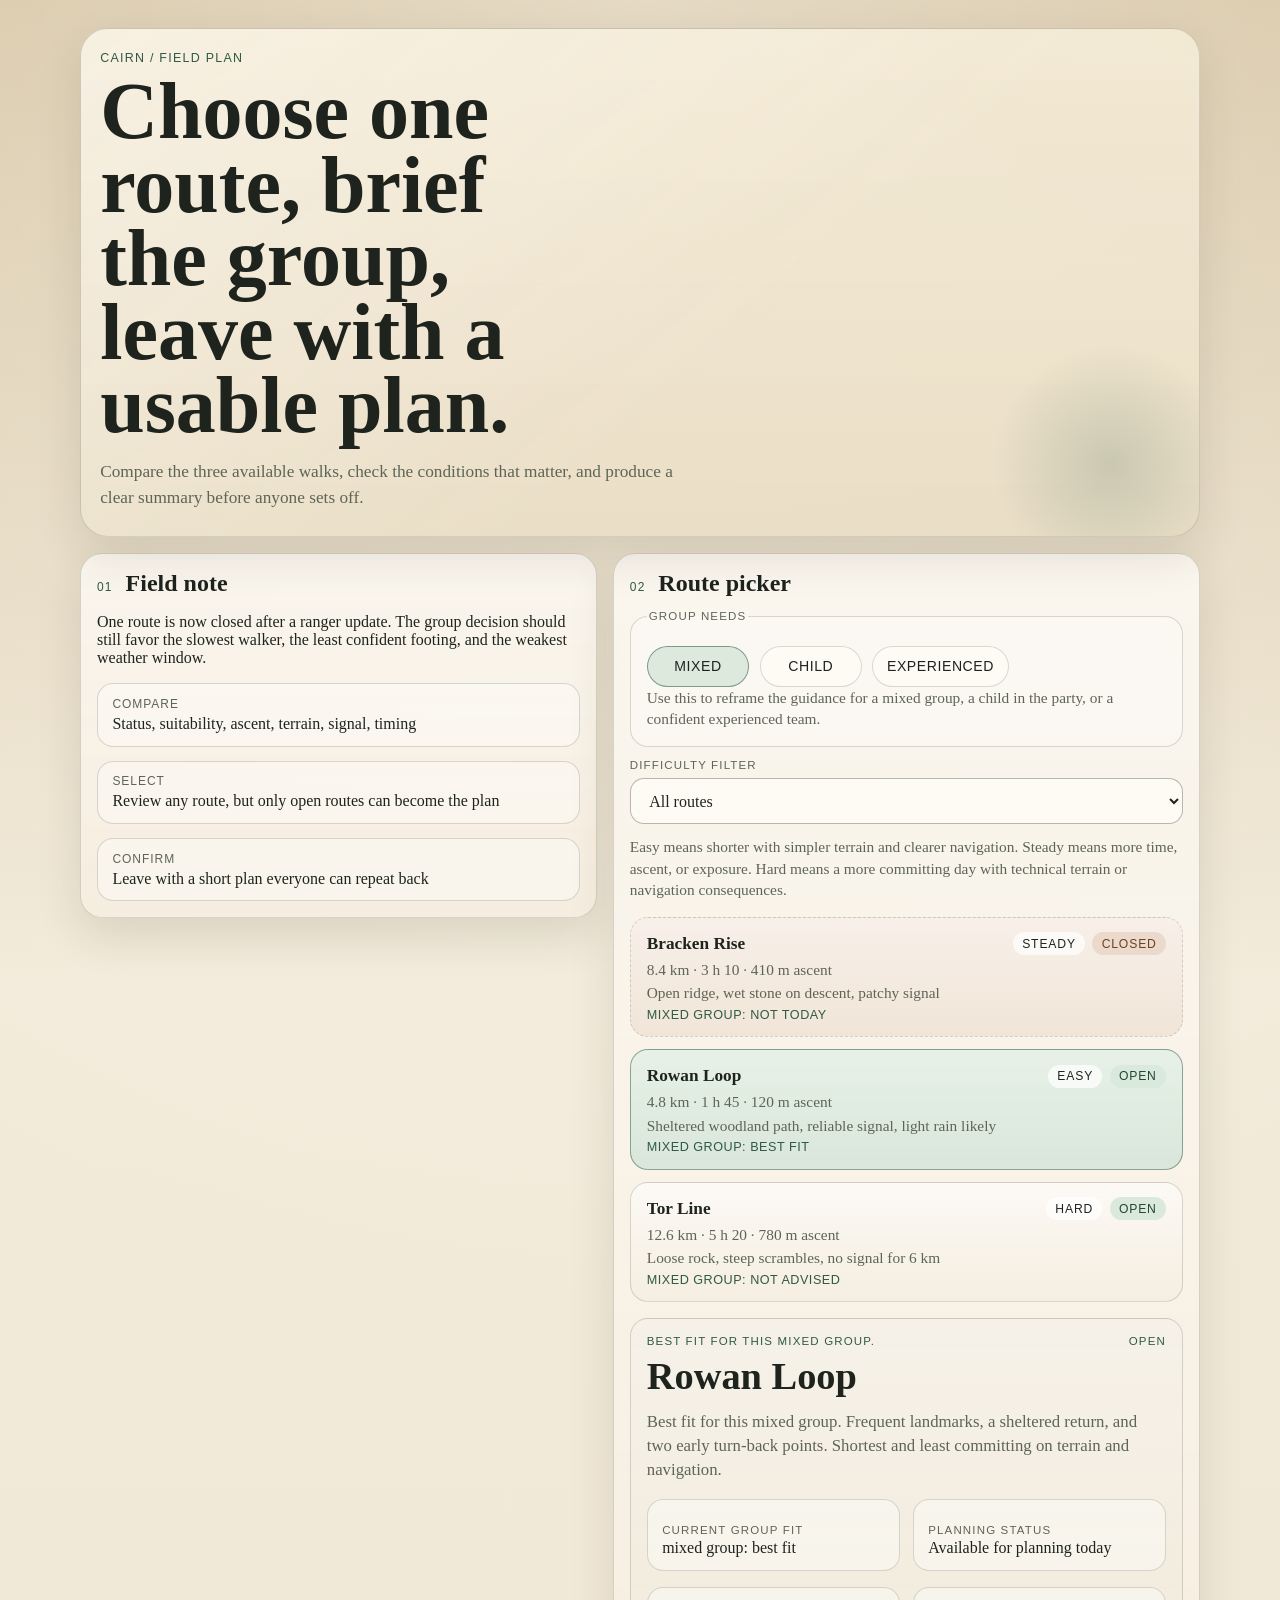
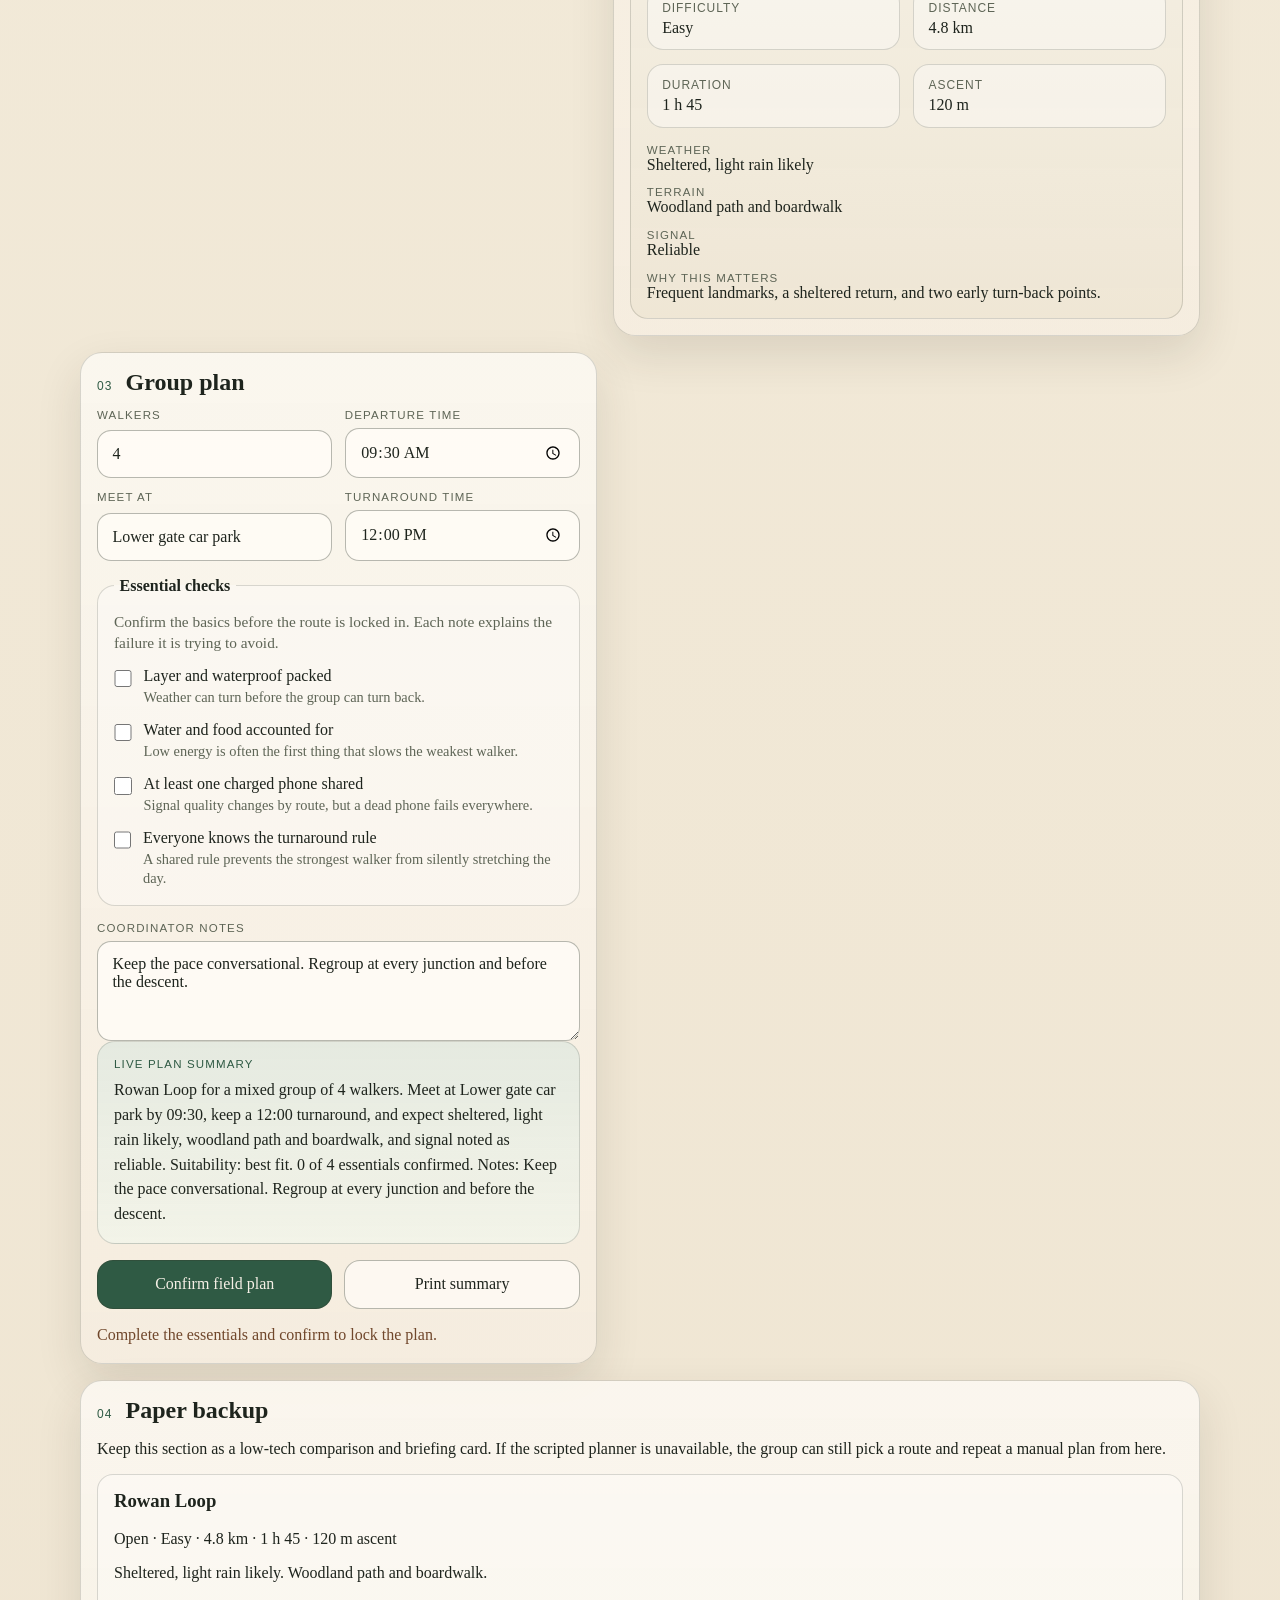
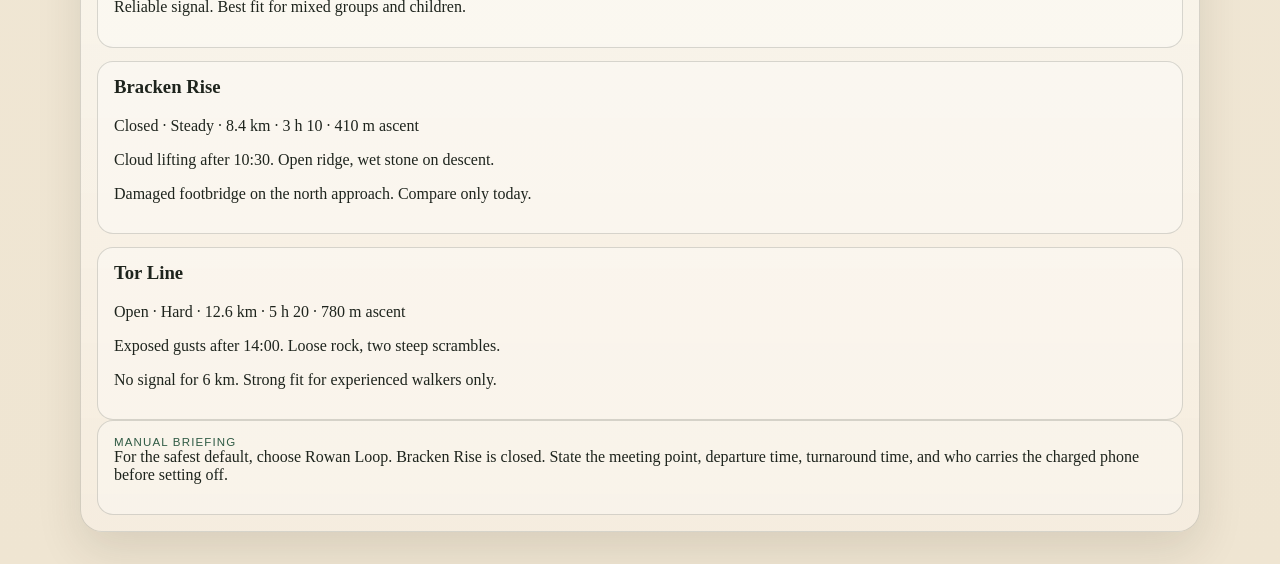
<file: benchmarks/deep-baseline-study/sitecraft/results/candidates/baseline-1/index.html>
<!DOCTYPE html>
<html lang="en" class="no-js">
  <head>
    <meta charset="UTF-8" />
    <meta name="viewport" content="width=device-width, initial-scale=1.0" />
    <title>CAIRN Field Plan</title>
    <link rel="stylesheet" href="styles.css" />
  </head>
  <body>
    <div class="page-shell">
      <header class="hero">
        <p class="eyebrow">CAIRN / field plan</p>
        <h1>Choose one route, brief the group, leave with a usable plan.</h1>
        <p class="hero-copy">
          Compare the three available walks, check the conditions that matter,
          and produce a clear summary before anyone sets off.
        </p>
      </header>

      <main class="layout">
        <section class="panel panel-intro" aria-labelledby="field-note-title">
          <div class="panel-heading">
            <p class="section-mark">01</p>
            <h2 id="field-note-title">Field note</h2>
          </div>
          <p>
            One route is now closed after a ranger update. The group decision
            should still favor the slowest walker, the least confident footing,
            and the weakest weather window.
          </p>
          <dl class="signal-strip" aria-label="How to use this plan">
            <div>
              <dt>Compare</dt>
              <dd>Status, suitability, ascent, terrain, signal, timing</dd>
            </div>
            <div>
              <dt>Select</dt>
              <dd>Review any route, but only open routes can become the plan</dd>
            </div>
            <div>
              <dt>Confirm</dt>
              <dd>Leave with a short plan everyone can repeat back</dd>
            </div>
          </dl>
        </section>

        <section class="panel planner" aria-labelledby="planner-title">
          <div class="panel-heading">
            <p class="section-mark">02</p>
            <h2 id="planner-title">Route picker</h2>
          </div>

          <div class="controls-row">
            <fieldset
              class="group-needs"
              data-testid="group-needs"
              aria-describedby="group-needs-help"
            >
              <legend class="control-label">Group needs</legend>
              <div class="group-needs-options">
                <label class="need-option" for="needs-mixed">
                  <input
                    id="needs-mixed"
                    type="radio"
                    name="groupNeeds"
                    value="mixed"
                    checked
                  />
                  <span>Mixed</span>
                </label>
                <label class="need-option" for="needs-child">
                  <input
                    id="needs-child"
                    type="radio"
                    name="groupNeeds"
                    value="child"
                  />
                  <span>Child</span>
                </label>
                <label class="need-option" for="needs-experienced">
                  <input
                    id="needs-experienced"
                    type="radio"
                    name="groupNeeds"
                    value="experienced"
                  />
                  <span>Experienced</span>
                </label>
              </div>
              <p id="group-needs-help" class="control-note">
                Use this to reframe the guidance for a mixed group, a child in
                the party, or a confident experienced team.
              </p>
            </fieldset>
            <label class="control-block" for="difficulty-filter">
              <span class="control-label">Difficulty filter</span>
              <select id="difficulty-filter" data-testid="difficulty-filter">
                <option value="all">All routes</option>
                <option value="easy">Easy</option>
                <option value="steady">Steady</option>
                <option value="hard">Hard</option>
              </select>
            </label>
            <p class="control-note">
              Easy means shorter with simpler terrain and clearer navigation.
              Steady means more time, ascent, or exposure. Hard means a more
              committing day with technical terrain or navigation consequences.
            </p>
          </div>

          <div
            class="route-list"
            data-testid="route-list"
            aria-label="Available walking routes"
          >
            <button
              type="button"
              class="route-choice"
              data-route-id="bracken-rise"
              data-difficulty="steady"
              data-distance-km="8.4"
              data-duration="3 h 10"
              data-ascent-m="410"
              data-weather="Cloud lifting after 10:30"
              data-terrain="Open ridge, wet stone on descent"
              data-signal="Patchy beyond the north shoulder"
              data-status="closed"
              data-why="A damaged footbridge has closed the north approach."
              data-suitability-mixed="not today"
              data-suitability-child="not today"
              data-suitability-experienced="not today"
              aria-pressed="false"
            >
              <span class="route-choice-header">
                <strong>Bracken Rise</strong>
                <span class="route-choice-badges">
                  <span class="chip">Steady</span>
                  <span class="status-chip status-chip-closed">Closed</span>
                </span>
              </span>
              <span class="route-choice-meta">8.4 km · 3 h 10 · 410 m ascent</span>
              <span class="route-choice-note"
                >Open ridge, wet stone on descent, patchy signal</span
              >
              <span class="route-choice-fit">All groups: not today</span>
            </button>
            <button
              type="button"
              class="route-choice"
              data-route-id="rowan-loop"
              data-difficulty="easy"
              data-distance-km="4.8"
              data-duration="1 h 45"
              data-ascent-m="120"
              data-weather="Sheltered, light rain likely"
              data-terrain="Woodland path and boardwalk"
              data-signal="Reliable"
              data-status="open"
              data-why="Frequent landmarks, a sheltered return, and two early turn-back points."
              data-suitability-mixed="best fit"
              data-suitability-child="best fit"
              data-suitability-experienced="gentle option"
              aria-pressed="true"
            >
              <span class="route-choice-header">
                <strong>Rowan Loop</strong>
                <span class="route-choice-badges">
                  <span class="chip">Easy</span>
                  <span class="status-chip status-chip-open">Open</span>
                </span>
              </span>
              <span class="route-choice-meta">4.8 km · 1 h 45 · 120 m ascent</span>
              <span class="route-choice-note"
                >Sheltered woodland path, reliable signal, light rain likely</span
              >
              <span class="route-choice-fit">Mixed group: best fit</span>
            </button>
            <button
              type="button"
              class="route-choice"
              data-route-id="tor-line"
              data-difficulty="hard"
              data-distance-km="12.6"
              data-duration="5 h 20"
              data-ascent-m="780"
              data-weather="Exposed gusts after 14:00"
              data-terrain="Loose rock, two steep scrambles"
              data-signal="None for 6 km"
              data-status="open"
              data-why="Long exposure and scrambling demand confident movement and an early start."
              data-suitability-mixed="not advised"
              data-suitability-child="not advised"
              data-suitability-experienced="strong fit"
              aria-pressed="false"
            >
              <span class="route-choice-header">
                <strong>Tor Line</strong>
                <span class="route-choice-badges">
                  <span class="chip">Hard</span>
                  <span class="status-chip status-chip-open">Open</span>
                </span>
              </span>
              <span class="route-choice-meta">12.6 km · 5 h 20 · 780 m ascent</span>
              <span class="route-choice-note"
                >Loose rock, steep scrambles, no signal for 6 km</span
              >
              <span class="route-choice-fit">Mixed group: not advised</span>
            </button>
          </div>

          <article class="route-card" aria-live="polite">
            <div class="route-card-topline">
              <p class="route-card-kicker" id="selected-route-kicker">
                Best fit for mixed experience
              </p>
              <p class="route-status" id="selected-route-status">Open</p>
            </div>
            <h3 id="selected-route-name">Rowan Loop</h3>
            <p class="route-card-summary" id="selected-route-summary">
              The shortest and most forgiving option, with shelter and reliable
              signal for a mixed-experience group.
            </p>
            <div class="guidance-strip">
              <div class="guidance-box">
                <p class="condition-label">Current group fit</p>
                <p id="selected-route-fit">Best fit for mixed groups today</p>
              </div>
              <div class="guidance-box">
                <p class="condition-label">Planning status</p>
                <p id="selected-route-plan-note">Available for planning today</p>
              </div>
            </div>
            <dl class="route-facts" id="route-facts">
              <div>
                <dt>Distance</dt>
                <dd>4.8 km</dd>
              </div>
              <div>
                <dt>Duration</dt>
                <dd>1 h 45</dd>
              </div>
              <div>
                <dt>Ascent</dt>
                <dd>120 m</dd>
              </div>
              <div>
                <dt>Signal</dt>
                <dd>Reliable</dd>
              </div>
            </dl>
            <div class="condition-grid">
              <div>
                <p class="condition-label">Weather</p>
                <p id="selected-route-weather">Sheltered, light rain likely</p>
              </div>
              <div>
                <p class="condition-label">Terrain</p>
                <p id="selected-route-terrain">Woodland path and boardwalk</p>
              </div>
              <div>
                <p class="condition-label">Signal</p>
                <p id="selected-route-signal">Reliable</p>
              </div>
              <div>
                <p class="condition-label">Why this matters</p>
                <p id="selected-route-why">
                  Frequent landmarks, a sheltered return, and two early turn-back
                  points.
                </p>
              </div>
            </div>
          </article>
        </section>

        <section class="panel plan-builder" aria-labelledby="plan-title">
          <div class="panel-heading">
            <p class="section-mark">03</p>
            <h2 id="plan-title">Group plan</h2>
          </div>

          <form id="plan-form" novalidate>
            <div class="form-grid">
              <label class="control-block" for="group-size">
                <span class="control-label">Walkers</span>
                <input
                  id="group-size"
                  name="groupSize"
                  type="number"
                  min="2"
                  max="20"
                  value="4"
                  inputmode="numeric"
                />
              </label>

              <label class="control-block" for="departure-time">
                <span class="control-label">Departure time</span>
                <input
                  id="departure-time"
                  name="departureTime"
                  type="time"
                  value="09:30"
                />
              </label>

              <label class="control-block" for="meeting-point">
                <span class="control-label">Meet at</span>
                <input
                  id="meeting-point"
                  name="meetingPoint"
                  type="text"
                  value="Lower gate car park"
                />
              </label>

              <label class="control-block" for="turnaround-time">
                <span class="control-label">Turnaround time</span>
                <input
                  id="turnaround-time"
                  name="turnaroundTime"
                  type="time"
                  value="12:00"
                />
              </label>
            </div>

            <fieldset
              class="essentials"
              data-testid="essentials"
              aria-describedby="essentials-help"
            >
              <legend>Essential checks</legend>
              <p id="essentials-help" class="control-note">
                Confirm the basics before the route is locked in. Each note
                explains the failure it is trying to avoid.
              </p>
              <label class="check-row" for="check-layers">
                <input
                  id="check-layers"
                  name="essentials"
                  type="checkbox"
                  value="Layer and waterproof packed"
                />
                <span class="check-copy">
                  <span>Layer and waterproof packed</span>
                  <span class="check-reason"
                    >Weather can turn before the group can turn back.</span
                  >
                </span>
              </label>
              <label class="check-row" for="check-water">
                <input
                  id="check-water"
                  name="essentials"
                  type="checkbox"
                  value="Water and food accounted for"
                />
                <span class="check-copy">
                  <span>Water and food accounted for</span>
                  <span class="check-reason"
                    >Low energy is often the first thing that slows the weakest walker.</span
                  >
                </span>
              </label>
              <label class="check-row" for="check-battery">
                <input
                  id="check-battery"
                  name="essentials"
                  type="checkbox"
                  value="At least one charged phone shared"
                />
                <span class="check-copy">
                  <span>At least one charged phone shared</span>
                  <span class="check-reason"
                    >Signal quality changes by route, but a dead phone fails everywhere.</span
                  >
                </span>
              </label>
              <label class="check-row" for="check-brief">
                <input
                  id="check-brief"
                  name="essentials"
                  type="checkbox"
                  value="Everyone knows the turnaround rule"
                />
                <span class="check-copy">
                  <span>Everyone knows the turnaround rule</span>
                  <span class="check-reason"
                    >A shared rule prevents the strongest walker from silently stretching the day.</span
                  >
                </span>
              </label>
            </fieldset>

            <label class="control-block" for="group-notes">
              <span class="control-label">Coordinator notes</span>
              <textarea
                id="group-notes"
                name="groupNotes"
                rows="4"
              >Keep the pace conversational. Regroup at every junction and before the descent.</textarea>
            </label>

            <section
              class="plan-summary"
              data-testid="plan-summary"
              aria-live="polite"
            >
              <p class="summary-label">Live plan summary</p>
              <div id="plan-summary-content">
                Rowan Loop for a mixed group of 4 walkers. Meet at Lower gate
                car park by 09:30, keep a 12:00 turnaround, and expect sheltered
                woodland with reliable signal.
              </div>
            </section>

            <div class="action-row">
              <button
                type="submit"
                class="confirm-button"
                data-testid="confirm-plan"
              >
                Confirm field plan
              </button>
              <button type="button" class="secondary-button" id="print-plan">
                Print summary
              </button>
            </div>

            <p
              class="plan-status"
              data-testid="plan-status"
              id="plan-status"
              role="status"
              aria-atomic="true"
              aria-live="polite"
              tabindex="-1"
            >
              Complete the essentials and confirm to lock the plan.
            </p>
          </form>
        </section>

        <section class="panel fallback-panel" aria-labelledby="fallback-title">
          <div class="panel-heading">
            <p class="section-mark">04</p>
            <h2 id="fallback-title">Paper backup</h2>
          </div>
          <p>
            Keep this section as a low-tech comparison and briefing card. If
            the scripted planner is unavailable, the group can still pick a
            route and repeat a manual plan from here.
          </p>
          <div class="backup-routes" aria-label="Static route comparison">
            <article class="backup-route">
              <h3>Rowan Loop</h3>
              <p>Open · Easy · 4.8 km · 1 h 45 · 120 m ascent</p>
              <p>Sheltered, light rain likely. Woodland path and boardwalk.</p>
              <p>Reliable signal. Best fit for mixed groups and children.</p>
            </article>
            <article class="backup-route">
              <h3>Bracken Rise</h3>
              <p>Closed · Steady · 8.4 km · 3 h 10 · 410 m ascent</p>
              <p>Cloud lifting after 10:30. Open ridge, wet stone on descent.</p>
              <p>Damaged footbridge on the north approach. Compare only today.</p>
            </article>
            <article class="backup-route">
              <h3>Tor Line</h3>
              <p>Open · Hard · 12.6 km · 5 h 20 · 780 m ascent</p>
              <p>Exposed gusts after 14:00. Loose rock, two steep scrambles.</p>
              <p>No signal for 6 km. Strong fit for experienced walkers only.</p>
            </article>
          </div>
          <div class="manual-plan">
            <p class="summary-label">Manual briefing</p>
            <p>
              For the safest default, choose Rowan Loop. Bracken Rise is closed.
              State the meeting point, departure time, turnaround time, and who
              carries the charged phone before setting off.
            </p>
          </div>
        </section>
      </main>
    </div>

    <noscript>
      <div class="noscript-banner">
        JavaScript is off. Route notes remain available, but the live planning
        summary and confirmation flow need scripting.
      </div>
    </noscript>

    <script src="app.js"></script>
  </body>
</html>
</file>
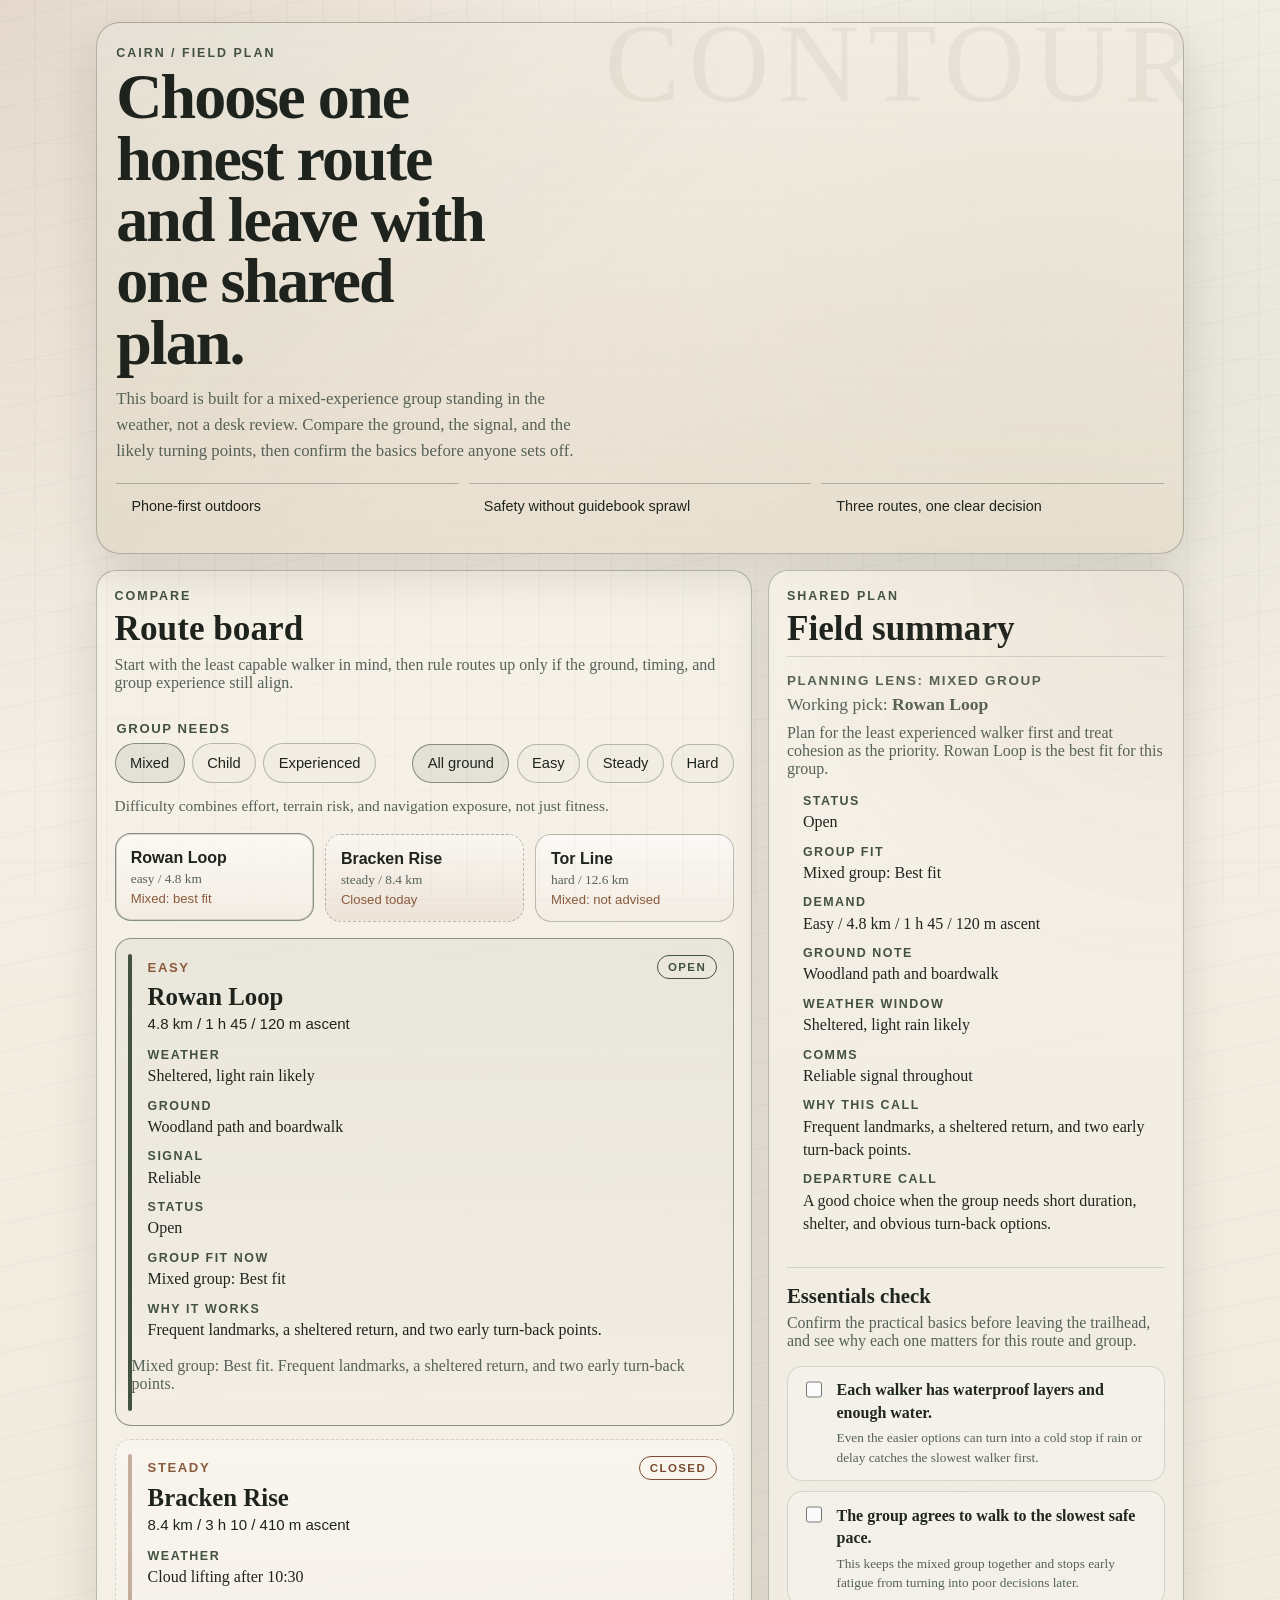
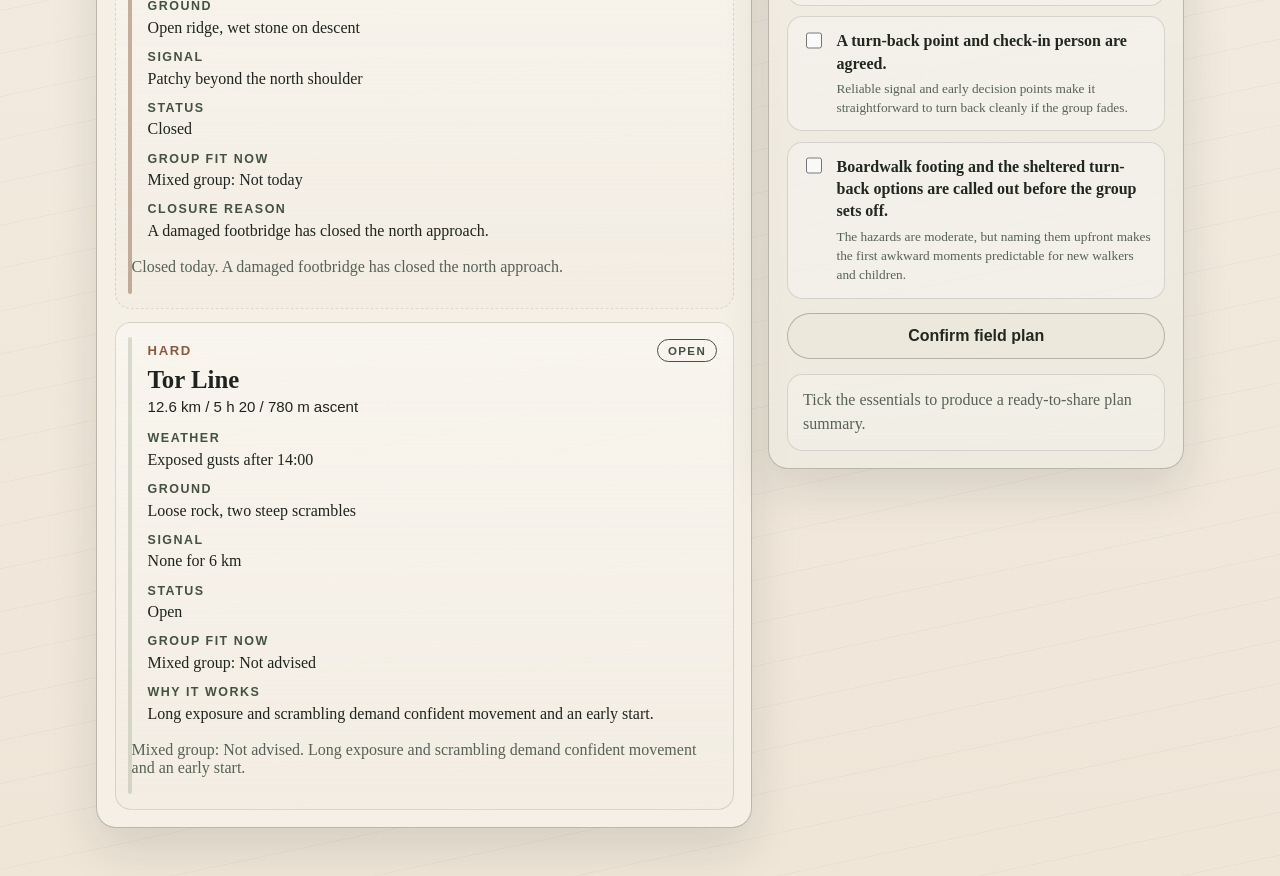
<file: benchmarks/deep-baseline-study/sitecraft/results/candidates/baseline-2/index.html>
<!DOCTYPE html>
<html lang="en" class="no-js">
  <head>
    <meta charset="UTF-8" />
    <meta name="viewport" content="width=device-width, initial-scale=1.0" />
    <title>CAIRN / Field Plan</title>
    <link rel="stylesheet" href="styles.css" />
    <script src="app.js" defer></script>
  </head>
  <body>
    <div class="shell">
      <header class="hero">
        <p class="eyebrow">CAIRN / field plan</p>
        <h1>Choose one honest route and leave with one shared plan.</h1>
        <p class="intro">
          This board is built for a mixed-experience group standing in the
          weather, not a desk review. Compare the ground, the signal, and the
          likely turning points, then confirm the basics before anyone sets off.
        </p>
        <div class="hero__strip" aria-label="Field framing">
          <p>Phone-first outdoors</p>
          <p>Safety without guidebook sprawl</p>
          <p>Three routes, one clear decision</p>
        </div>
      </header>

      <main class="layout">
        <section class="board" aria-labelledby="route-board-title">
          <div class="board__header">
            <div>
              <p class="section-label">Compare</p>
              <h2 id="route-board-title">Route board</h2>
              <p class="section-copy">
                Start with the least capable walker in mind, then rule routes up
                only if the ground, timing, and group experience still align.
              </p>
            </div>
          </div>

          <div class="board__tools">
            <fieldset
              class="group-needs enhanced-only"
              data-testid="group-needs"
              aria-label="Choose the group needs lens"
            >
              <legend>Group needs</legend>
              <label class="needs-chip is-active">
                <input type="radio" name="group-needs" value="mixed" checked />
                <span>Mixed</span>
              </label>
              <label class="needs-chip">
                <input type="radio" name="group-needs" value="child" />
                <span>Child</span>
              </label>
              <label class="needs-chip">
                <input type="radio" name="group-needs" value="experienced" />
                <span>Experienced</span>
              </label>
            </fieldset>

            <div
              class="difficulty-filter enhanced-only"
              data-testid="difficulty-filter"
              role="toolbar"
              aria-label="Filter routes by difficulty"
            >
              <button type="button" class="filter-chip is-active" data-filter="all">
                All ground
              </button>
              <button type="button" class="filter-chip" data-filter="easy">
                Easy
              </button>
              <button type="button" class="filter-chip" data-filter="steady">
                Steady
              </button>
              <button type="button" class="filter-chip" data-filter="hard">
                Hard
              </button>
            </div>
          </div>

          <p class="board__legend">
            Difficulty combines effort, terrain risk, and navigation exposure,
            not just fitness.
          </p>

          <div
            class="route-list"
            data-testid="route-list"
            aria-label="Route choices"
          >
            <a
              href="#route-rowan-loop"
              class="route-choice is-selected"
              role="button"
              data-route-id="rowan-loop"
              aria-pressed="true"
            >
              <span>Rowan Loop</span>
              <small>easy / 4.8 km</small>
              <em class="route-choice__guide" data-route-guide="rowan-loop">
                Mixed: best fit
              </em>
            </a>
            <a
              href="#route-bracken-rise"
              class="route-choice is-closed"
              role="button"
              data-route-id="bracken-rise"
              aria-pressed="false"
              aria-disabled="true"
            >
              <span>Bracken Rise</span>
              <small>steady / 8.4 km</small>
              <em class="route-choice__guide" data-route-guide="bracken-rise">
                Closed today
              </em>
            </a>
            <a
              href="#route-tor-line"
              class="route-choice"
              role="button"
              data-route-id="tor-line"
              aria-pressed="false"
            >
              <span>Tor Line</span>
              <small>hard / 12.6 km</small>
              <em class="route-choice__guide" data-route-guide="tor-line">
                Mixed: not advised
              </em>
            </a>
          </div>

          <div class="route-grid" aria-label="Route details">
            <article
              id="route-rowan-loop"
              class="route-sheet is-selected"
              data-route-card
              data-route-id="rowan-loop"
              tabindex="-1"
            >
              <div class="route-sheet__head">
                <div class="route-sheet__head-top">
                  <p class="route-sheet__difficulty">Easy</p>
                  <p class="route-sheet__status is-open" data-route-status-badge="rowan-loop">
                    Open
                  </p>
                </div>
                <h3>Rowan Loop</h3>
                <p class="route-sheet__measure">4.8 km / 1 h 45 / 120 m ascent</p>
              </div>
              <dl class="route-sheet__facts">
                <div>
                  <dt>Weather</dt>
                  <dd>Sheltered, light rain likely</dd>
                </div>
                <div>
                  <dt>Ground</dt>
                  <dd>Woodland path and boardwalk</dd>
                </div>
                <div>
                  <dt>Signal</dt>
                  <dd>Reliable</dd>
                </div>
                <div>
                  <dt>Status</dt>
                  <dd>Open</dd>
                </div>
                <div>
                  <dt>Group fit now</dt>
                  <dd data-route-fit="rowan-loop">
                    Mixed: best fit. Child: best fit. Experienced: gentle option.
                  </dd>
                </div>
                <div>
                  <dt>Why it works</dt>
                  <dd>Frequent landmarks, a sheltered return, and two early turn-back points.</dd>
                </div>
              </dl>
              <p class="route-sheet__note" data-route-note="rowan-loop">
                Mixed group: best fit. Frequent landmarks and early turn-back
                points make this the safest starting option.
              </p>
            </article>

            <article
              id="route-bracken-rise"
              class="route-sheet is-closed"
              data-route-card
              data-route-id="bracken-rise"
              tabindex="-1"
            >
              <div class="route-sheet__head">
                <div class="route-sheet__head-top">
                  <p class="route-sheet__difficulty">Steady</p>
                  <p class="route-sheet__status is-closed" data-route-status-badge="bracken-rise">
                    Closed
                  </p>
                </div>
                <h3>Bracken Rise</h3>
                <p class="route-sheet__measure">8.4 km / 3 h 10 / 410 m ascent</p>
              </div>
              <dl class="route-sheet__facts">
                <div>
                  <dt>Weather</dt>
                  <dd>Cloud lifting after 10:30</dd>
                </div>
                <div>
                  <dt>Ground</dt>
                  <dd>Open ridge, wet stone on descent</dd>
                </div>
                <div>
                  <dt>Signal</dt>
                  <dd>Patchy beyond the north shoulder</dd>
                </div>
                <div>
                  <dt>Status</dt>
                  <dd>Closed</dd>
                </div>
                <div>
                  <dt>Group fit now</dt>
                  <dd data-route-fit="bracken-rise">
                    Mixed: not today. Child: not today. Experienced: not today.
                  </dd>
                </div>
                <div>
                  <dt>Closure reason</dt>
                  <dd>A damaged footbridge has closed the north approach.</dd>
                </div>
              </dl>
              <p class="route-sheet__note" data-route-note="bracken-rise">
                Closed today. Keep it in view for comparison, but it cannot
                become the active plan.
              </p>
            </article>

            <article
              id="route-tor-line"
              class="route-sheet"
              data-route-card
              data-route-id="tor-line"
              tabindex="-1"
            >
              <div class="route-sheet__head">
                <div class="route-sheet__head-top">
                  <p class="route-sheet__difficulty">Hard</p>
                  <p class="route-sheet__status is-open" data-route-status-badge="tor-line">
                    Open
                  </p>
                </div>
                <h3>Tor Line</h3>
                <p class="route-sheet__measure">12.6 km / 5 h 20 / 780 m ascent</p>
              </div>
              <dl class="route-sheet__facts">
                <div>
                  <dt>Weather</dt>
                  <dd>Exposed gusts after 14:00</dd>
                </div>
                <div>
                  <dt>Ground</dt>
                  <dd>Loose rock, two steep scrambles</dd>
                </div>
                <div>
                  <dt>Signal</dt>
                  <dd>None for 6 km</dd>
                </div>
                <div>
                  <dt>Status</dt>
                  <dd>Open</dd>
                </div>
                <div>
                  <dt>Group fit now</dt>
                  <dd data-route-fit="tor-line">
                    Mixed: not advised. Child: not advised. Experienced: strong fit.
                  </dd>
                </div>
                <div>
                  <dt>Why it works</dt>
                  <dd>Long exposure and scrambling demand confident movement and an early start.</dd>
                </div>
              </dl>
              <p class="route-sheet__note" data-route-note="tor-line">
                Mixed group: not advised. This only becomes a strong call for a
                fully experienced party prepared for no-signal travel.
              </p>
            </article>
          </div>
        </section>

        <aside class="plan-panel" aria-labelledby="plan-panel-title">
          <div class="plan-panel__inner">
            <div>
              <p class="section-label">Shared plan</p>
              <h2 id="plan-panel-title">Field summary</h2>
            </div>

            <section class="plan-summary" data-testid="plan-summary" aria-live="polite">
              <p class="plan-summary__group" data-summary-group>
                Planning lens: Mixed group
              </p>
              <p class="plan-summary__lead">
                Working pick:
                <strong data-summary-name>Rowan Loop</strong>
              </p>
              <p data-summary-fit>
                Best fit for mixed experience or uncertain weather windows.
              </p>
              <dl class="plan-summary__list">
                <div>
                  <dt>Status</dt>
                  <dd data-summary-status>Open</dd>
                </div>
                <div>
                  <dt>Group fit</dt>
                  <dd data-summary-suitability>Mixed: best fit</dd>
                </div>
                <div>
                  <dt>Demand</dt>
                  <dd data-summary-demand>Easy / 4.8 km / 1 h 45 / 120 m ascent</dd>
                </div>
                <div>
                  <dt>Ground note</dt>
                  <dd data-summary-terrain>Woodland path and boardwalk</dd>
                </div>
                <div>
                  <dt>Weather window</dt>
                  <dd data-summary-weather>Sheltered, light rain likely</dd>
                </div>
                <div>
                  <dt>Comms</dt>
                  <dd data-summary-signal>Reliable signal throughout</dd>
                </div>
                <div>
                  <dt>Why this call</dt>
                  <dd data-summary-why>
                    Frequent landmarks, a sheltered return, and two early turn-back points.
                  </dd>
                </div>
                <div>
                  <dt>Departure call</dt>
                  <dd data-summary-departure>
                    Good choice when the group wants a shorter outing with less
                    escalation risk.
                  </dd>
                </div>
              </dl>
            </section>

            <section class="essentials" data-testid="essentials">
              <div class="essentials__head">
                <h3>Essentials check</h3>
                <p>
                  Confirm the practical basics before leaving the trailhead, and
                  see why each one matters for this route and group.
                </p>
              </div>

              <form id="plan-form" class="essentials__list" novalidate>
                <label class="check-row">
                  <input type="checkbox" name="essential" value="layers" />
                  <span class="check-copy">
                    <strong>Each walker has waterproof layers and enough water.</strong>
                    <small>
                      Even the easier options can turn into a cold stop if rain
                      or delay catches the slowest walker first.
                    </small>
                  </span>
                </label>
                <label class="check-row">
                  <input type="checkbox" name="essential" value="pace" />
                  <span class="check-copy">
                    <strong data-essential-pace-label>
                      The group agrees to walk to the slowest safe pace.
                    </strong>
                    <small data-essential-pace-why>
                      This keeps the mixed group together and stops early fatigue
                      from turning into poor decisions later.
                    </small>
                  </span>
                </label>
                <label class="check-row">
                  <input type="checkbox" name="essential" value="checkin" />
                  <span class="check-copy">
                    <strong>A turn-back point and check-in person are agreed.</strong>
                    <small data-essential-checkin-why>
                      Reliable signal and two early turn-back points make it
                      straightforward to close the loop if the group fades.
                    </small>
                  </span>
                </label>
                <label class="check-row">
                  <input type="checkbox" name="essential" value="route-note" />
                  <span class="check-copy">
                    <strong data-route-essential>
                      Boardwalk footing is called out before the group sets off.
                    </strong>
                    <small data-route-essential-why>
                      The hazard is modest, but naming it upfront makes the
                      first technical moment predictable for everyone.
                    </small>
                  </span>
                </label>

                <button type="submit" class="confirm-button" data-testid="confirm-plan">
                  Confirm field plan
                </button>
              </form>

              <p
                class="plan-status"
                id="plan-status"
                data-testid="plan-status"
                role="status"
                aria-live="polite"
                tabindex="-1"
              >
                Tick the essentials to produce a ready-to-share plan summary.
              </p>
            </section>
          </div>
        </aside>
      </main>
    </div>

    <noscript>
      <p class="noscript-note">
        JavaScript is unavailable, so filtering and plan confirmation are
        disabled. The route comparison and essentials guidance remain available.
      </p>
    </noscript>

    <script id="route-data" type="application/json">
      [
        {
          "id": "bracken-rise",
          "name": "Bracken Rise",
          "difficulty": "steady",
          "distance_km": 8.4,
          "duration": "3 h 10",
          "ascent_m": 410,
          "weather": "Cloud lifting after 10:30",
          "terrain": "Open ridge, wet stone on descent",
          "signal": "Patchy beyond the north shoulder",
          "status": "closed",
          "why": "A damaged footbridge has closed the north approach.",
          "suitability": {"mixed": "not today", "child": "not today", "experienced": "not today"}
        },
        {
          "id": "rowan-loop",
          "name": "Rowan Loop",
          "difficulty": "easy",
          "distance_km": 4.8,
          "duration": "1 h 45",
          "ascent_m": 120,
          "weather": "Sheltered, light rain likely",
          "terrain": "Woodland path and boardwalk",
          "signal": "Reliable",
          "status": "open",
          "why": "Frequent landmarks, a sheltered return, and two early turn-back points.",
          "suitability": {"mixed": "best fit", "child": "best fit", "experienced": "gentle option"}
        },
        {
          "id": "tor-line",
          "name": "Tor Line",
          "difficulty": "hard",
          "distance_km": 12.6,
          "duration": "5 h 20",
          "ascent_m": 780,
          "weather": "Exposed gusts after 14:00",
          "terrain": "Loose rock, two steep scrambles",
          "signal": "None for 6 km",
          "status": "open",
          "why": "Long exposure and scrambling demand confident movement and an early start.",
          "suitability": {"mixed": "not advised", "child": "not advised", "experienced": "strong fit"}
        }
      ]
    </script>
  </body>
</html>
</file>
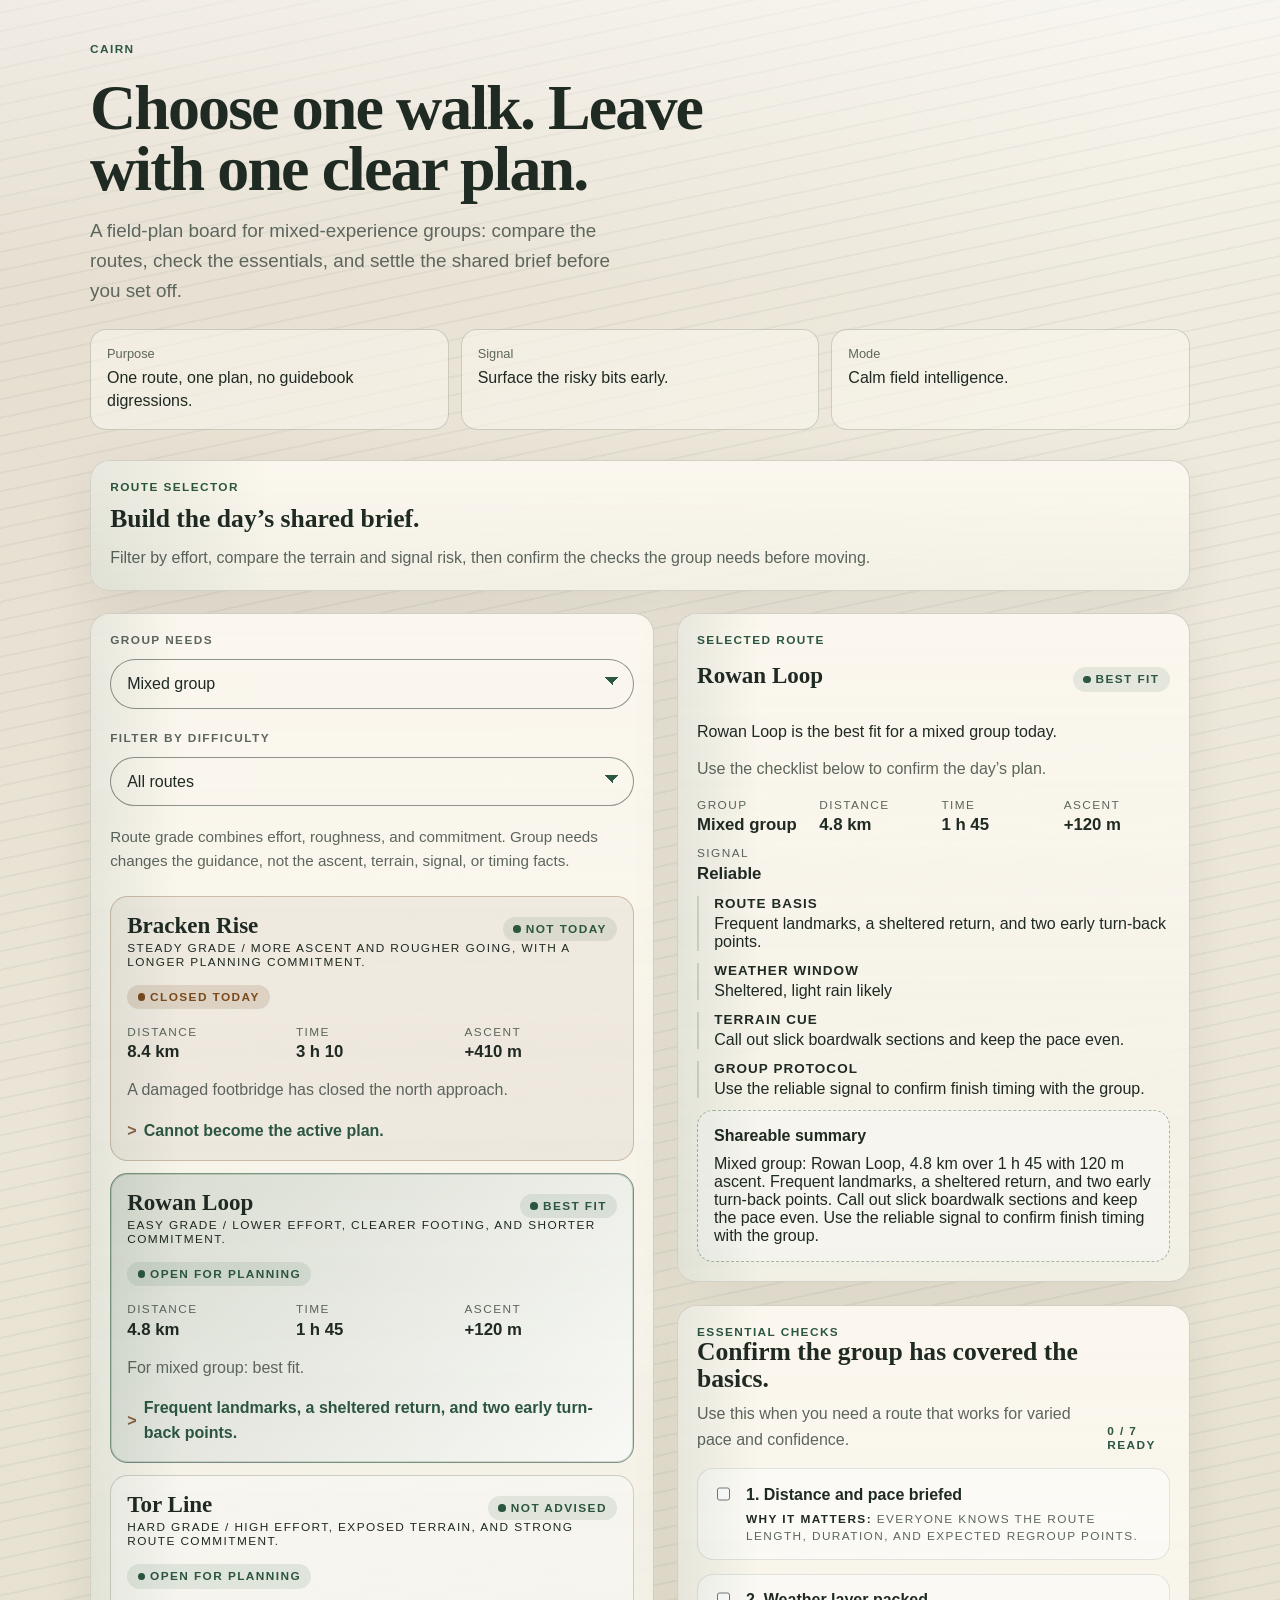
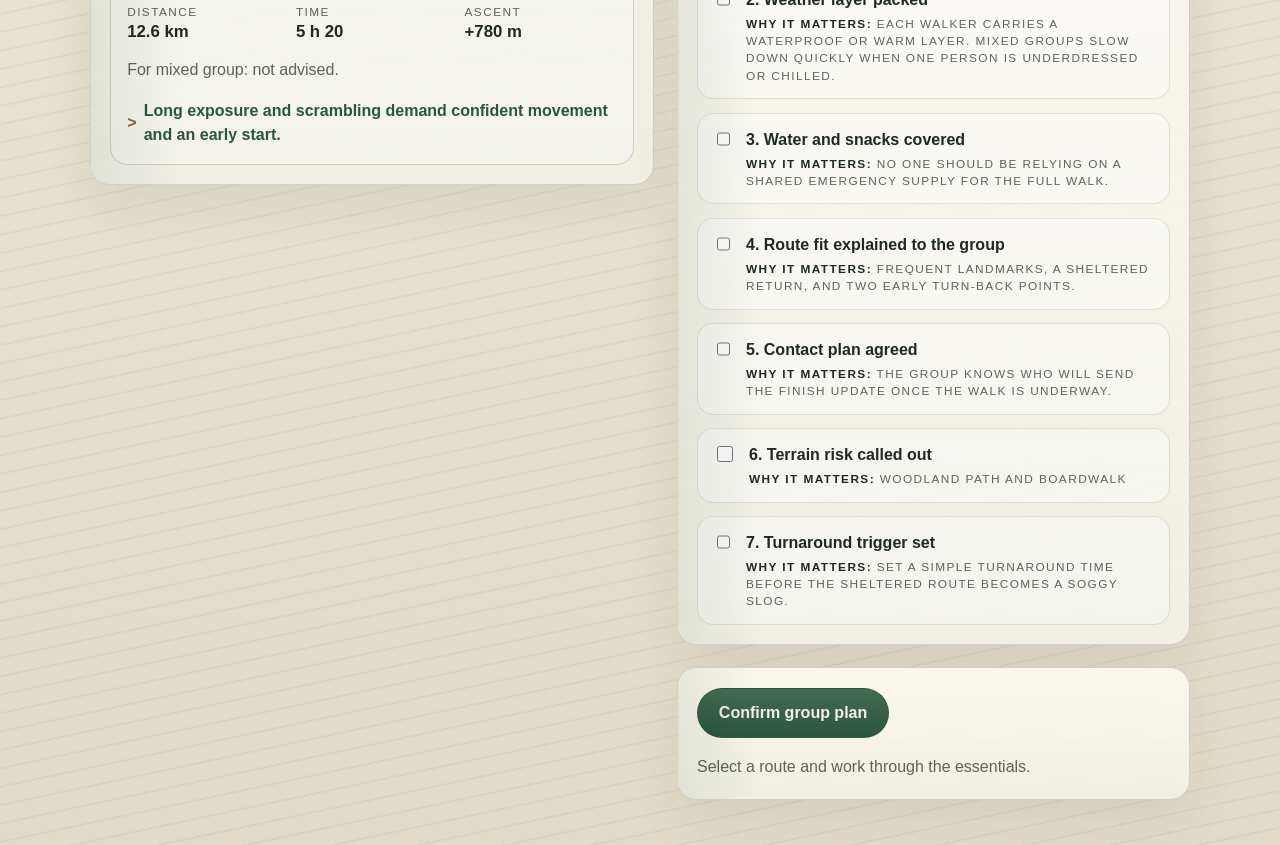
<file: benchmarks/deep-baseline-study/sitecraft/results/candidates/skilled-1/index.html>
<!doctype html>
<html lang="en">
  <head>
    <meta charset="UTF-8" />
    <meta name="viewport" content="width=device-width, initial-scale=1.0" />
    <title>CAIRN / Field Plan</title>
    <link rel="stylesheet" href="styles.css" />
  </head>
  <body>
    <header class="masthead">
      <p class="eyebrow">CAIRN</p>
      <div class="masthead-copy">
        <h1>Choose one walk. Leave with one clear plan.</h1>
        <p>
          A field-plan board for mixed-experience groups: compare the routes,
          check the essentials, and settle the shared brief before you set off.
        </p>
      </div>
      <dl class="masthead-notes" aria-label="Planning notes">
        <div>
          <dt>Purpose</dt>
          <dd>One route, one plan, no guidebook digressions.</dd>
        </div>
        <div>
          <dt>Signal</dt>
          <dd>Surface the risky bits early.</dd>
        </div>
        <div>
          <dt>Mode</dt>
          <dd>Calm field intelligence.</dd>
        </div>
      </dl>
    </header>

    <main class="page-shell">
      <section
        class="planner"
        id="planner-app"
        aria-labelledby="planner-title"
        hidden
      >
        <div class="panel panel-intro">
          <p class="panel-kicker">Route selector</p>
          <h2 id="planner-title">Build the day’s shared brief.</h2>
          <p class="panel-copy">
            Filter by effort, compare the terrain and signal risk, then confirm
            the checks the group needs before moving.
          </p>
        </div>

        <section class="panel panel-controls" aria-label="Route controls">
          <div class="control-row">
            <label class="field-label" for="group-needs">Group needs</label>
            <select id="group-needs" name="group-needs" data-testid="group-needs">
              <option value="mixed">Mixed group</option>
              <option value="child">Child with adults</option>
              <option value="experienced">Experienced walkers</option>
            </select>
          </div>

          <div class="control-row">
            <label class="field-label" for="difficulty-filter">
              Filter by difficulty
            </label>
            <select
              id="difficulty-filter"
              name="difficulty-filter"
              data-testid="difficulty-filter"
            >
              <option value="all">All routes</option>
              <option value="easy">Easy</option>
              <option value="steady">Steady</option>
              <option value="hard">Hard</option>
            </select>
          </div>

          <p class="control-note">
            Route grade combines effort, roughness, and commitment. Group needs
            changes the guidance, not the ascent, terrain, signal, or timing facts.
          </p>

          <div
            class="route-list"
            data-testid="route-list"
            role="list"
            aria-label="Available routes"
          ></div>
        </section>

        <section class="plan-column" aria-label="Selected route plan">
          <article class="panel plan-summary" data-testid="plan-summary">
            <p class="panel-kicker">Selected route</p>
            <div id="summary-content"></div>
          </article>

          <article class="panel essentials" data-testid="essentials">
            <div class="essentials-head">
              <div>
                <p class="panel-kicker">Essential checks</p>
                <h3>Confirm the group has covered the basics.</h3>
                <p class="essentials-note" id="essentials-note">
                  The reasons under each check explain why it matters for this group.
                </p>
              </div>
              <p class="essentials-progress" id="essentials-progress">
                0 / 0 ready
              </p>
            </div>
            <form id="essentials-form">
              <div class="checklist" id="checklist-items"></div>
            </form>
          </article>

          <article class="panel confirm-panel">
            <button type="button" class="confirm-button" data-testid="confirm-plan">
              Confirm group plan
            </button>
            <p
              class="plan-status"
              data-testid="plan-status"
              id="plan-status"
              role="status"
              aria-live="polite"
              tabindex="-1"
            >
              Select a route and work through the essentials.
            </p>
          </article>
        </section>
      </section>

      <section class="fallback" aria-labelledby="fallback-title">
        <div class="panel panel-intro">
          <p class="panel-kicker">Static route notes</p>
          <h2 id="fallback-title">Route comparison remains available without JavaScript.</h2>
          <p class="panel-copy">
            These notes preserve the key route facts and planning cues if the
            interactive planner does not load.
          </p>
        </div>

        <div class="fallback-grid">
          <article class="panel fallback-route">
            <p class="route-meta">Easy / 4.8 km / 1 h 45 / +120 m</p>
            <h3>Rowan Loop</h3>
            <p class="fallback-reason">
              Open. Best fit for mixed groups and children; a gentle option for experienced walkers.
            </p>
            <dl>
              <div>
                <dt>Weather</dt>
                <dd>Sheltered, light rain likely</dd>
              </div>
              <div>
                <dt>Terrain</dt>
                <dd>Woodland path and boardwalk</dd>
              </div>
              <div>
                <dt>Signal</dt>
                <dd>Reliable</dd>
              </div>
              <div>
                <dt>Why it suits</dt>
                <dd>Frequent landmarks, a sheltered return, and two early turn-back points.</dd>
              </div>
            </dl>
          </article>

          <article class="panel fallback-route">
            <p class="route-meta">Steady / 8.4 km / 3 h 10 / +410 m</p>
            <h3>Bracken Rise</h3>
            <p class="fallback-reason">
              Closed. Kept here for comparison only.
            </p>
            <dl>
              <div>
                <dt>Status</dt>
                <dd>A damaged footbridge has closed the north approach.</dd>
              </div>
              <div>
                <dt>Weather</dt>
                <dd>Cloud lifting after 10:30</dd>
              </div>
              <div>
                <dt>Terrain</dt>
                <dd>Open ridge, wet stone on descent</dd>
              </div>
              <div>
                <dt>Signal</dt>
                <dd>Patchy beyond the north shoulder</dd>
              </div>
            </dl>
          </article>

          <article class="panel fallback-route">
            <p class="route-meta">Hard / 12.6 km / 5 h 20 / +780 m</p>
            <h3>Tor Line</h3>
            <p class="fallback-reason">
              Open. Strong fit for experienced walkers; not advised for mixed groups or children.
            </p>
            <dl>
              <div>
                <dt>Weather</dt>
                <dd>Exposed gusts after 14:00</dd>
              </div>
              <div>
                <dt>Terrain</dt>
                <dd>Loose rock, two steep scrambles</dd>
              </div>
              <div>
                <dt>Signal</dt>
                <dd>None for 6 km</dd>
              </div>
              <div>
                <dt>Why it suits</dt>
                <dd>Long exposure and scrambling demand confident movement and an early start.</dd>
              </div>
            </dl>
          </article>
        </div>

        <article class="panel fallback-plan">
          <p class="panel-kicker">Default shared plan</p>
          <h3>Rowan Loop is the safest default for a mixed group today.</h3>
          <ul>
            <li>Brief the group on distance, pace, and wet boardwalk footing.</li>
            <li>Carry waterproofs even on the sheltered route.</li>
            <li>Set a simple turnaround point before leaving the car park.</li>
            <li>Use the reliable signal to confirm the finish estimate with the group.</li>
            <li>Do not plan Bracken Rise while the footbridge closure remains in force.</li>
          </ul>
        </article>
      </section>
    </main>

    <script src="app.js" defer></script>
  </body>
</html>
</file>
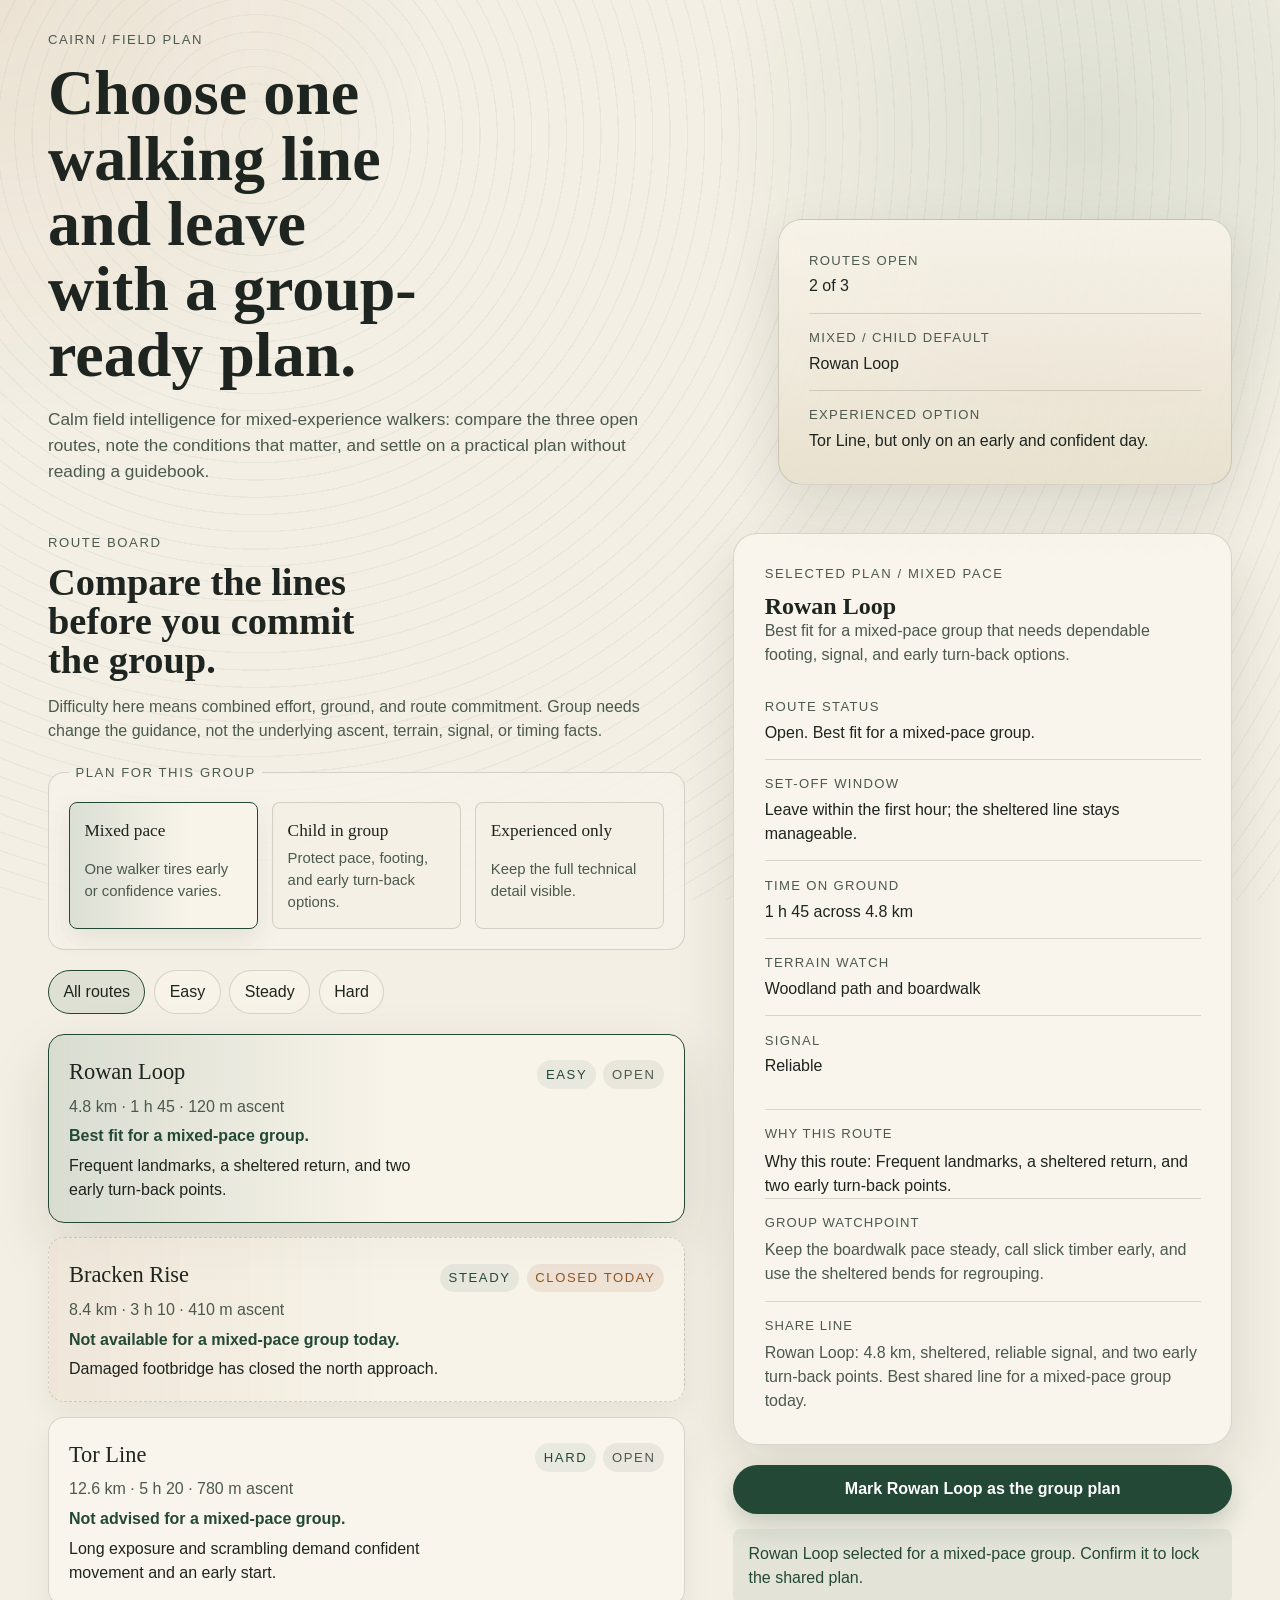
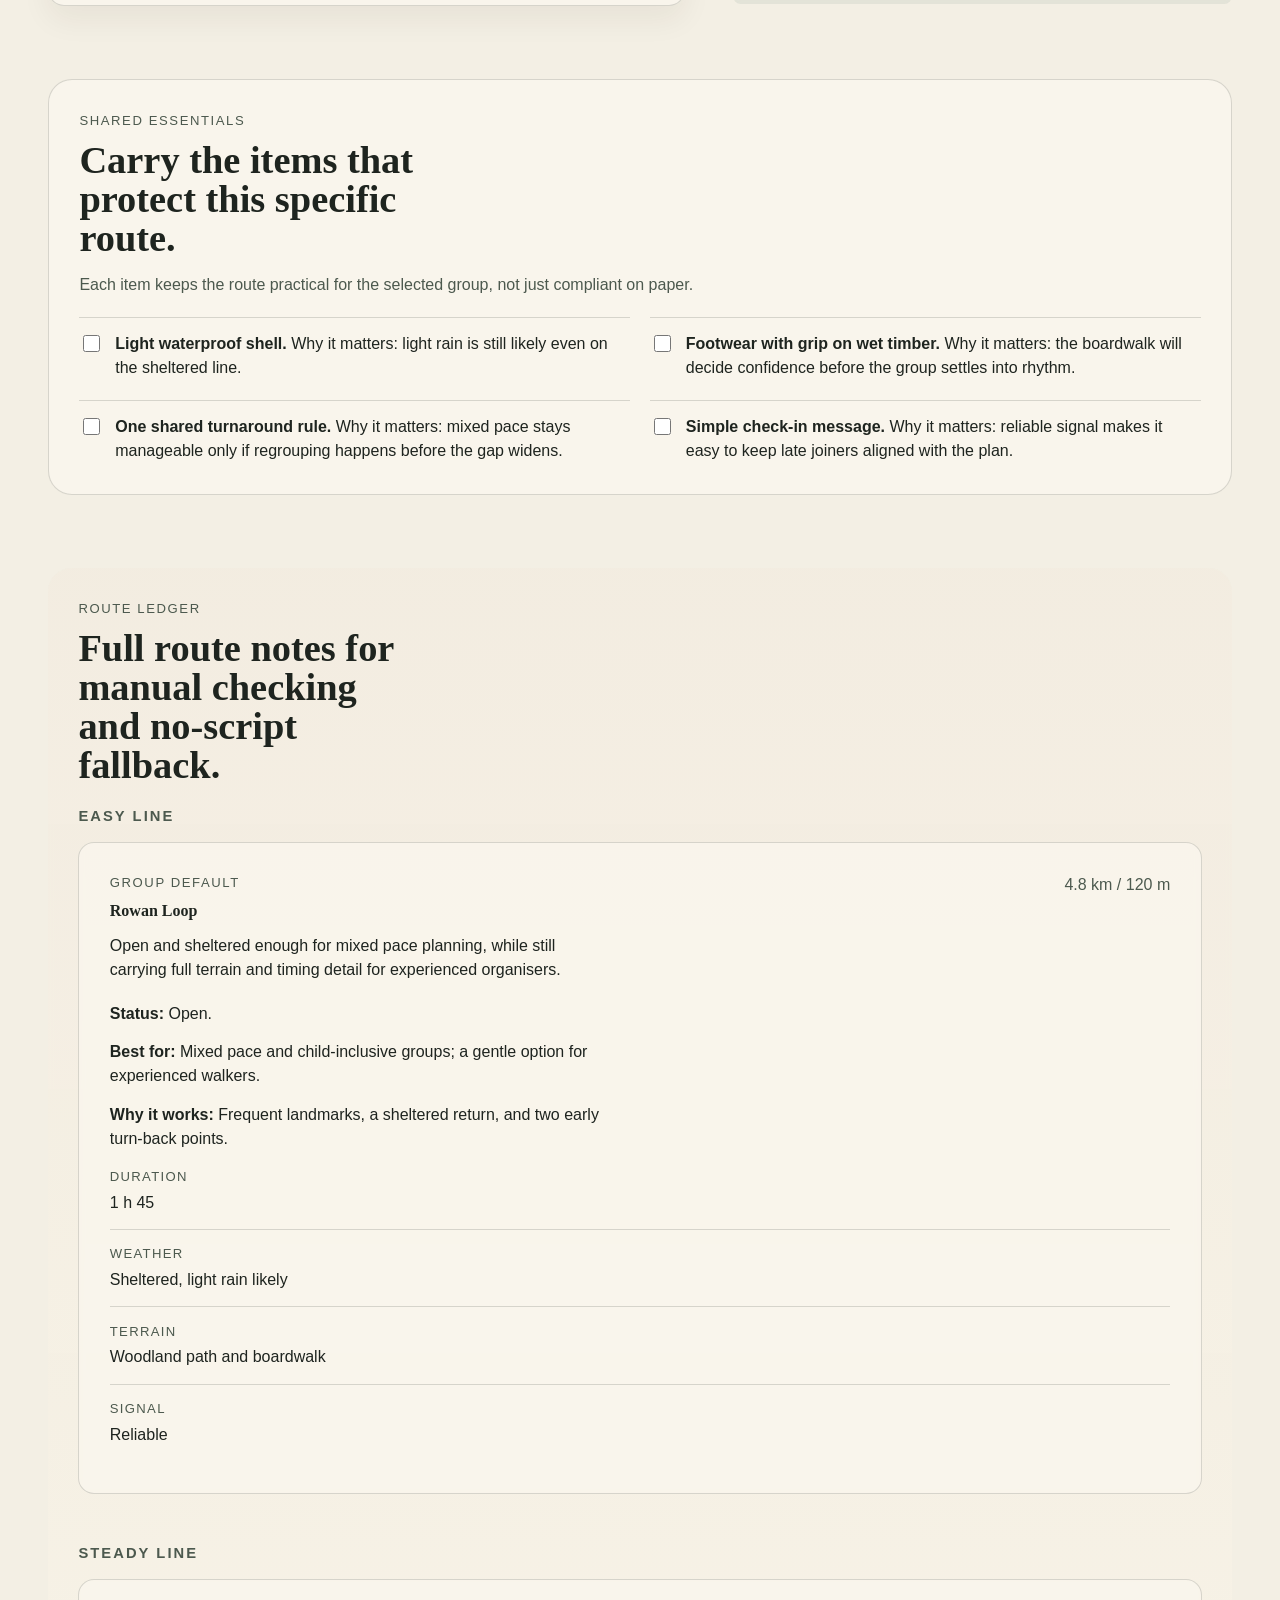
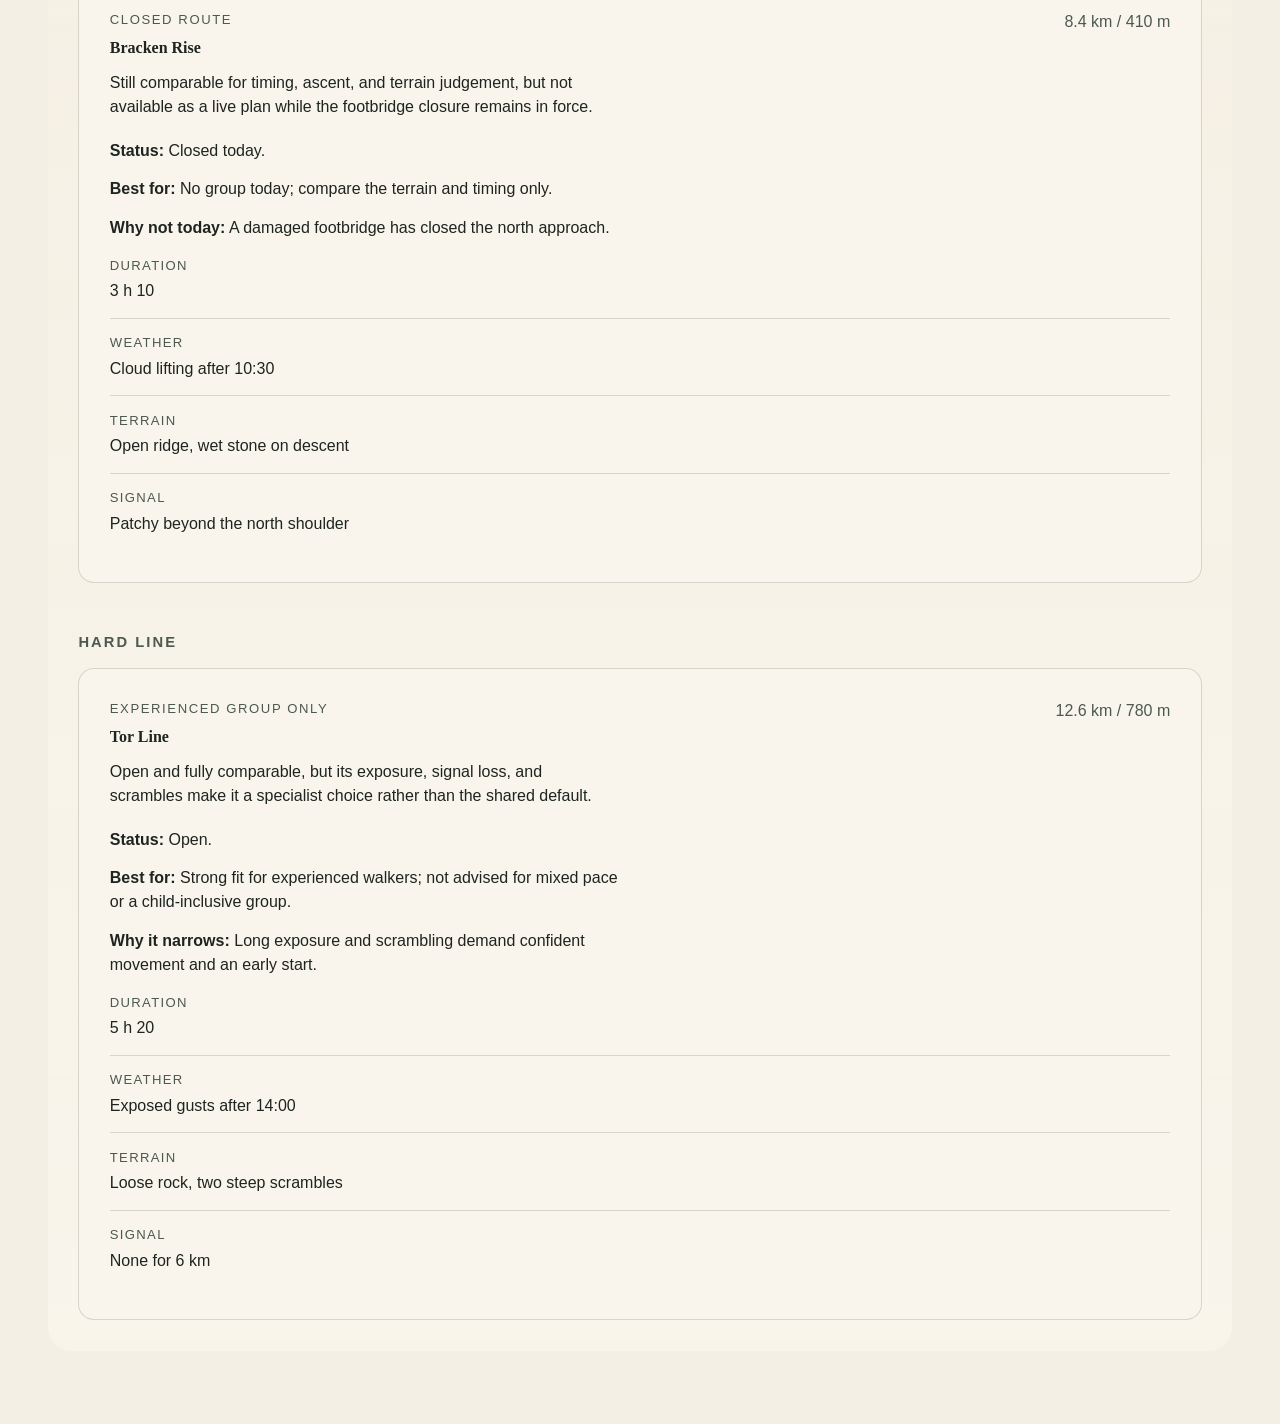
<file: benchmarks/deep-baseline-study/sitecraft/results/candidates/skilled-2/index.html>
<!DOCTYPE html>
<html lang="en">
  <head>
    <meta charset="UTF-8" />
    <meta name="viewport" content="width=device-width, initial-scale=1.0" />
    <title>CAIRN Field Plan</title>
    <link rel="stylesheet" href="styles.css" />
  </head>
  <body>
    <a class="skip-link" href="#main-content">Skip to main content</a>
    <div class="topography" aria-hidden="true"></div>

    <header class="masthead">
      <p class="kicker">CAIRN / field plan</p>
      <div class="masthead__grid">
        <div class="masthead__copy">
          <h1>Choose one walking line and leave with a group-ready plan.</h1>
          <p class="lede">
            Calm field intelligence for mixed-experience walkers: compare the
            three open routes, note the conditions that matter, and settle on a
            practical plan without reading a guidebook.
          </p>
        </div>
        <dl class="masthead__facts" aria-label="Current route window">
          <div>
            <dt>Routes open</dt>
            <dd>2 of 3</dd>
          </div>
          <div>
            <dt>Mixed / child default</dt>
            <dd>Rowan Loop</dd>
          </div>
          <div>
            <dt>Experienced option</dt>
            <dd>Tor Line, but only on an early and confident day.</dd>
          </div>
        </dl>
      </div>
    </header>

    <main id="main-content" class="shell">
      <noscript>
        <section class="notice notice--static" aria-label="JavaScript notice">
          <p>
            JavaScript is off. The route details below remain usable, and the
            route links still jump to each route section for manual sharing.
          </p>
        </section>
      </noscript>

      <section class="planner" aria-labelledby="planner-title">
        <div class="planner__routes">
          <div class="section-heading">
            <p class="section-heading__label">Route board</p>
            <h2 id="planner-title">Compare the lines before you commit the group.</h2>
            <p class="section-heading__note">
              Difficulty here means combined effort, ground, and route commitment.
              Group needs change the guidance, not the underlying ascent, terrain,
              signal, or timing facts.
            </p>
          </div>

          <fieldset class="group-needs" data-testid="group-needs">
            <legend>Plan for this group</legend>
            <div class="group-needs__options">
              <label class="group-needs__option">
                <input type="radio" name="group-needs" value="mixed" checked />
                <span class="group-needs__title">Mixed pace</span>
                <span class="group-needs__hint">One walker tires early or confidence varies.</span>
              </label>
              <label class="group-needs__option">
                <input type="radio" name="group-needs" value="child" />
                <span class="group-needs__title">Child in group</span>
                <span class="group-needs__hint">Protect pace, footing, and early turn-back options.</span>
              </label>
              <label class="group-needs__option">
                <input type="radio" name="group-needs" value="experienced" />
                <span class="group-needs__title">Experienced only</span>
                <span class="group-needs__hint">Keep the full technical detail visible.</span>
              </label>
            </div>
          </fieldset>

          <nav
            class="difficulty-filter"
            data-testid="difficulty-filter"
            aria-label="Difficulty focus"
          >
            <a href="#route-list-anchor" class="filter-chip is-active" data-filter="all">
              All routes
            </a>
            <a href="#difficulty-easy" class="filter-chip" data-filter="easy">
              Easy
            </a>
            <a href="#difficulty-steady" class="filter-chip" data-filter="steady">
              Steady
            </a>
            <a href="#difficulty-hard" class="filter-chip" data-filter="hard">
              Hard
            </a>
          </nav>

          <div id="route-list-anchor" class="route-list" data-testid="route-list">
            <a
              href="#route-rowan-loop"
              class="route-choice is-selected"
              role="button"
              data-route-id="rowan-loop"
              data-difficulty="easy"
              aria-pressed="true"
              aria-controls="plan-summary"
            >
              <span class="route-choice__topline">
                <span class="route-choice__name">Rowan Loop</span>
                <span class="route-choice__pills">
                  <span class="route-choice__badge">Easy</span>
                  <span class="route-choice__status" data-route-status>Open</span>
                </span>
              </span>
              <span class="route-choice__metrics">4.8 km · 1 h 45 · 120 m ascent</span>
              <span class="route-choice__context" data-route-suitability>
                Best fit for mixed groups.
              </span>
              <span class="route-choice__note">
                Frequent landmarks, a sheltered return, and two early turn-back points.
              </span>
            </a>

            <a
              href="#route-bracken-rise"
              class="route-choice"
              role="button"
              data-route-id="bracken-rise"
              data-difficulty="steady"
              aria-pressed="false"
              aria-controls="plan-summary"
            >
              <span class="route-choice__topline">
                <span class="route-choice__name">Bracken Rise</span>
                <span class="route-choice__pills">
                  <span class="route-choice__badge">Steady</span>
                  <span class="route-choice__status route-choice__status--closed" data-route-status>
                    Closed today
                  </span>
                </span>
              </span>
              <span class="route-choice__metrics">8.4 km · 3 h 10 · 410 m ascent</span>
              <span class="route-choice__context" data-route-suitability>
                Not today for any group.
              </span>
              <span class="route-choice__note">
                Damaged footbridge has closed the north approach.
              </span>
            </a>

            <a
              href="#route-tor-line"
              class="route-choice"
              role="button"
              data-route-id="tor-line"
              data-difficulty="hard"
              aria-pressed="false"
              aria-controls="plan-summary"
            >
              <span class="route-choice__topline">
                <span class="route-choice__name">Tor Line</span>
                <span class="route-choice__pills">
                  <span class="route-choice__badge">Hard</span>
                  <span class="route-choice__status" data-route-status>Open</span>
                </span>
              </span>
              <span class="route-choice__metrics">12.6 km · 5 h 20 · 780 m ascent</span>
              <span class="route-choice__context" data-route-suitability>
                Not advised for mixed groups.
              </span>
              <span class="route-choice__note">
                Long exposure and scrambling demand confident movement and an early start.
              </span>
            </a>
          </div>
        </div>

        <aside class="planner__summary" aria-labelledby="summary-title">
          <div class="plan-summary" data-testid="plan-summary" id="plan-summary" tabindex="-1">
            <p class="plan-summary__eyebrow">Selected plan / <span id="summary-group">Mixed pace</span></p>
            <h2 id="summary-title">Rowan Loop</h2>
            <p id="summary-fit" class="plan-summary__fit">
              Best fit for a mixed-experience group or a damp-weather fallback.
            </p>

            <dl class="summary-grid">
              <div>
                <dt>Route status</dt>
                <dd id="summary-status">Open and available for planning.</dd>
              </div>
              <div>
                <dt>Set-off window</dt>
                <dd id="summary-window">Leave within the first hour; weather stays manageable.</dd>
              </div>
              <div>
                <dt>Time on ground</dt>
                <dd id="summary-duration">1 h 45 across 4.8 km</dd>
              </div>
              <div>
                <dt>Terrain watch</dt>
                <dd id="summary-terrain">Woodland path and boardwalk</dd>
              </div>
              <div>
                <dt>Signal</dt>
                <dd id="summary-signal">Reliable enough for late joiners and check-ins.</dd>
              </div>
            </dl>

            <div class="plan-summary__why">
              <p class="plan-summary__label">Why this route</p>
              <p id="summary-why">
                Frequent landmarks, a sheltered return, and two early turn-back points.
              </p>
            </div>

            <div class="plan-summary__watch">
              <p class="plan-summary__label">Group watchpoint</p>
              <p id="summary-watch">
                Keep the boardwalk pace steady, call slippery timber early, and
                use the sheltered sections for regrouping.
              </p>
            </div>

            <div class="plan-summary__share">
              <p class="plan-summary__label">Share line</p>
              <p id="summary-share">
                Rowan Loop: 4.8 km, sheltered, reliable signal. Bring a light
                shell and expect wet boards. Good route for a mixed group.
              </p>
            </div>
          </div>

          <a
            href="#plan-status"
            class="confirm-plan"
            data-testid="confirm-plan"
            role="button"
          >
            Mark this as the group plan
          </a>
          <p
            id="plan-status"
            class="plan-status"
            data-testid="plan-status"
            role="status"
            tabindex="-1"
          >
            Rowan Loop is currently shown as the safest shared default.
          </p>
        </aside>
      </section>

      <section class="essentials" data-testid="essentials" aria-labelledby="essentials-title">
        <div class="section-heading">
          <p class="section-heading__label">Shared essentials</p>
          <h2 id="essentials-title">Carry the items that protect this specific route.</h2>
          <p class="section-heading__note">
            Each item keeps the route practical for the selected group, not just compliant on paper.
          </p>
        </div>
        <ul class="essentials-list" id="essentials-list">
          <li>
            <label class="essential-item">
              <input class="essential-item__check" type="checkbox" />
              <span class="essential-item__copy">
                <strong>Light waterproof shell.</strong>
                Why it matters: sheltered route or not, the forecast still points to passing rain.
              </span>
            </label>
          </li>
          <li>
            <label class="essential-item">
              <input class="essential-item__check" type="checkbox" />
              <span class="essential-item__copy">
                <strong>Footwear with grip on wet timber.</strong>
                Why it matters: the boardwalk will be slick before the group settles into pace.
              </span>
            </label>
          </li>
          <li>
            <label class="essential-item">
              <input class="essential-item__check" type="checkbox" />
              <span class="essential-item__copy">
                <strong>One shared turnaround rule.</strong>
                Why it matters: if the pace fragments, regroup at the next sheltered bend before
                moving on.
              </span>
            </label>
          </li>
          <li>
            <label class="essential-item">
              <input class="essential-item__check" type="checkbox" />
              <span class="essential-item__copy">
                <strong>Simple check-in message.</strong>
                Why it matters: signal is reliable here, so confirm the start and return times with
                anyone joining late.
              </span>
            </label>
          </li>
        </ul>
      </section>

      <section class="route-ledger" aria-labelledby="ledger-title">
        <div class="section-heading">
          <p class="section-heading__label">Route ledger</p>
          <h2 id="ledger-title">Full route notes for manual checking and no-script fallback.</h2>
        </div>

        <div class="difficulty-group">
          <h3 id="difficulty-easy">Easy line</h3>
          <article
            class="route-record"
            id="route-rowan-loop"
            data-route-section
            data-route-id="rowan-loop"
            data-name="Rowan Loop"
            data-difficulty="easy"
            data-distance="4.8"
            data-duration="1 h 45"
            data-ascent="120"
            data-weather="Sheltered, light rain likely"
            data-terrain="Woodland path and boardwalk"
            data-signal="Reliable"
            data-status="open"
            data-why="Frequent landmarks, a sheltered return, and two early turn-back points."
            data-suitability-mixed="best fit"
            data-suitability-child="best fit"
            data-suitability-experienced="gentle option"
          >
            <div class="route-record__header">
              <div>
                <p class="route-record__label">Group default</p>
                <h4>Rowan Loop</h4>
              </div>
              <p class="route-record__figure">4.8 km / 120 m</p>
            </div>
            <p class="route-record__summary">
              Open and sheltered enough for mixed pace planning, while still carrying
              full terrain and timing detail for experienced organisers.
            </p>
            <p class="route-record__status"><strong>Status:</strong> Open.</p>
            <p class="route-record__suitability">
              <strong>Best for:</strong> Mixed pace and child-inclusive groups; a gentle option for experienced walkers.
            </p>
            <p class="route-record__why">
              <strong>Why it works:</strong> Frequent landmarks, a sheltered return, and two early turn-back points.
            </p>
            <dl class="route-record__facts">
              <div>
                <dt>Duration</dt>
                <dd>1 h 45</dd>
              </div>
              <div>
                <dt>Weather</dt>
                <dd>Sheltered, light rain likely</dd>
              </div>
              <div>
                <dt>Terrain</dt>
                <dd>Woodland path and boardwalk</dd>
              </div>
              <div>
                <dt>Signal</dt>
                <dd>Reliable</dd>
              </div>
            </dl>
          </article>
        </div>

        <div class="difficulty-group">
          <h3 id="difficulty-steady">Steady line</h3>
          <article
            class="route-record"
            id="route-bracken-rise"
            data-route-section
            data-route-id="bracken-rise"
            data-name="Bracken Rise"
            data-difficulty="steady"
            data-distance="8.4"
            data-duration="3 h 10"
            data-ascent="410"
            data-weather="Cloud lifting after 10:30"
            data-terrain="Open ridge, wet stone on descent"
            data-signal="Patchy beyond the north shoulder"
            data-status="closed"
            data-why="A damaged footbridge has closed the north approach."
            data-suitability-mixed="not today"
            data-suitability-child="not today"
            data-suitability-experienced="not today"
          >
            <div class="route-record__header">
              <div>
                <p class="route-record__label">Closed route</p>
                <h4>Bracken Rise</h4>
              </div>
              <p class="route-record__figure">8.4 km / 410 m</p>
            </div>
            <p class="route-record__summary">
              Still comparable for timing, ascent, and terrain judgement, but not
              available as a live plan while the footbridge closure remains in force.
            </p>
            <p class="route-record__status"><strong>Status:</strong> Closed today.</p>
            <p class="route-record__suitability">
              <strong>Best for:</strong> No group today; compare the terrain and timing only.
            </p>
            <p class="route-record__why">
              <strong>Why not today:</strong> A damaged footbridge has closed the north approach.
            </p>
            <dl class="route-record__facts">
              <div>
                <dt>Duration</dt>
                <dd>3 h 10</dd>
              </div>
              <div>
                <dt>Weather</dt>
                <dd>Cloud lifting after 10:30</dd>
              </div>
              <div>
                <dt>Terrain</dt>
                <dd>Open ridge, wet stone on descent</dd>
              </div>
              <div>
                <dt>Signal</dt>
                <dd>Patchy beyond the north shoulder</dd>
              </div>
            </dl>
          </article>
        </div>

        <div class="difficulty-group">
          <h3 id="difficulty-hard">Hard line</h3>
          <article
            class="route-record"
            id="route-tor-line"
            data-route-section
            data-route-id="tor-line"
            data-name="Tor Line"
            data-difficulty="hard"
            data-distance="12.6"
            data-duration="5 h 20"
            data-ascent="780"
            data-weather="Exposed gusts after 14:00"
            data-terrain="Loose rock, two steep scrambles"
            data-signal="None for 6 km"
            data-status="open"
            data-why="Long exposure and scrambling demand confident movement and an early start."
            data-suitability-mixed="not advised"
            data-suitability-child="not advised"
            data-suitability-experienced="strong fit"
          >
            <div class="route-record__header">
              <div>
                <p class="route-record__label">Experienced group only</p>
                <h4>Tor Line</h4>
              </div>
              <p class="route-record__figure">12.6 km / 780 m</p>
            </div>
            <p class="route-record__summary">
              Open and fully comparable, but its exposure, signal loss, and scrambles
              make it a specialist choice rather than the shared default.
            </p>
            <p class="route-record__status"><strong>Status:</strong> Open.</p>
            <p class="route-record__suitability">
              <strong>Best for:</strong> Strong fit for experienced walkers; not advised for mixed pace or a child-inclusive group.
            </p>
            <p class="route-record__why">
              <strong>Why it narrows:</strong> Long exposure and scrambling demand confident movement and an early start.
            </p>
            <dl class="route-record__facts">
              <div>
                <dt>Duration</dt>
                <dd>5 h 20</dd>
              </div>
              <div>
                <dt>Weather</dt>
                <dd>Exposed gusts after 14:00</dd>
              </div>
              <div>
                <dt>Terrain</dt>
                <dd>Loose rock, two steep scrambles</dd>
              </div>
              <div>
                <dt>Signal</dt>
                <dd>None for 6 km</dd>
              </div>
            </dl>
          </article>
        </div>
      </section>
    </main>

    <script src="app.js"></script>
  </body>
</html>
</file>
<file: benchmarks/deep-baseline-study/sitecraft/results/candidates/baseline-1/styles.css>
:root {
  --bg: #f2ead9;
  --bg-deep: #e4d6bc;
  --paper: rgba(248, 242, 229, 0.9);
  --paper-strong: #f7f1e5;
  --ink: #1e241d;
  --muted: #5e6556;
  --line: rgba(51, 59, 45, 0.18);
  --line-strong: rgba(51, 59, 45, 0.35);
  --accent: #2f5a44;
  --accent-soft: #d8e2d7;
  --warn: #70472b;
  --shadow: 0 18px 45px rgba(52, 44, 26, 0.12);
  --radius: 22px;
}

* {
  box-sizing: border-box;
}

html {
  background:
    radial-gradient(circle at top, rgba(255, 255, 255, 0.4), transparent 35%),
    linear-gradient(180deg, #d4c19d 0%, var(--bg) 26%, #efe5d2 100%);
  color: var(--ink);
  font-family: Georgia, "Times New Roman", serif;
}

body {
  margin: 0;
  min-height: 100vh;
}

.no-js .planner,
.no-js .plan-builder {
  display: none;
}

button,
input,
select,
textarea {
  font: inherit;
}

.page-shell {
  width: calc(100% - 1.5rem);
  max-width: 1120px;
  margin: 0 auto;
  padding: 1rem 0 2rem;
}

.page-shell,
.layout,
.panel,
.controls-row,
.route-list,
.route-choice,
.route-card,
.guidance-box,
.plan-summary,
.backup-route,
.manual-plan,
.control-block,
.check-copy,
.route-choice-header,
.route-choice-badges {
  min-width: 0;
}

.hero {
  position: relative;
  overflow: hidden;
  margin: 0.75rem 0 1rem;
  padding: 1.4rem 1.2rem 1.6rem;
  border: 1px solid var(--line);
  border-radius: calc(var(--radius) + 6px);
  background:
    linear-gradient(140deg, rgba(255, 255, 255, 0.34), transparent 60%),
    linear-gradient(180deg, rgba(244, 235, 214, 0.92), rgba(234, 222, 198, 0.94));
  box-shadow: var(--shadow);
}

.hero::after {
  content: "";
  position: absolute;
  inset: auto -2rem -3rem auto;
  width: 15rem;
  height: 15rem;
  border-radius: 50%;
  background: radial-gradient(circle, rgba(47, 90, 68, 0.18), transparent 70%);
  pointer-events: none;
}

.eyebrow,
.section-mark,
.route-card-kicker,
.summary-label,
.control-label,
.condition-label,
.route-status {
  font-family: "Trebuchet MS", "Segoe UI", sans-serif;
  letter-spacing: 0.1em;
  text-transform: uppercase;
}

.eyebrow {
  margin: 0 0 0.6rem;
  color: var(--accent);
  font-size: 0.78rem;
}

.hero h1 {
  margin: 0;
  max-width: 12ch;
  font-size: clamp(2.4rem, 8vw, 5rem);
  line-height: 0.92;
  font-weight: 700;
}

.hero-copy {
  max-width: 38rem;
  margin: 1rem 0 0;
  font-size: 1.08rem;
  line-height: 1.5;
  color: var(--muted);
  overflow-wrap: anywhere;
}

.layout {
  display: grid;
  grid-template-columns: 1.1fr 1.25fr;
  gap: 1rem;
}

.panel {
  padding: 1rem;
  border: 1px solid var(--line);
  border-radius: var(--radius);
  background:
    linear-gradient(180deg, rgba(251, 247, 240, 0.92), rgba(245, 237, 223, 0.96));
  box-shadow: var(--shadow);
}

.planner,
.plan-builder {
  grid-column: span 1;
}

.panel-intro,
.fallback-panel {
  align-self: start;
}

.panel-heading {
  display: flex;
  align-items: baseline;
  gap: 0.8rem;
  flex-wrap: wrap;
  margin-bottom: 0.8rem;
}

.panel-heading h2 {
  margin: 0;
  font-size: 1.5rem;
}

.section-mark {
  margin: 0;
  color: var(--accent);
  font-size: 0.75rem;
}

.signal-strip,
.route-facts {
  display: grid;
  gap: 0.85rem;
}

.signal-strip {
  margin: 1rem 0 0;
}

.signal-strip div,
.route-facts div {
  padding: 0.8rem 0.9rem;
  border: 1px solid var(--line);
  border-radius: 16px;
  background: rgba(255, 255, 255, 0.38);
}

.signal-strip dt,
.route-facts dt {
  font-family: "Trebuchet MS", "Segoe UI", sans-serif;
  font-size: 0.75rem;
  letter-spacing: 0.08em;
  text-transform: uppercase;
  color: var(--muted);
}

.signal-strip dd,
.route-facts dd {
  margin: 0.25rem 0 0;
  font-size: 1rem;
}

.controls-row {
  display: grid;
  gap: 0.75rem;
  margin-bottom: 1rem;
}

.group-needs {
  margin: 0;
  padding: 0.95rem 1rem 1rem;
  border: 1px solid var(--line);
  border-radius: 18px;
  background: rgba(255, 255, 255, 0.3);
}

.group-needs-options {
  display: flex;
  flex-wrap: wrap;
  gap: 0.65rem;
  margin-top: 0.55rem;
}

.need-option {
  position: relative;
  display: inline-flex;
  align-items: center;
}

.need-option input {
  position: absolute;
  opacity: 0;
  pointer-events: none;
}

.need-option span {
  display: inline-flex;
  align-items: center;
  justify-content: center;
  min-width: 6.4rem;
  max-width: 100%;
  padding: 0.7rem 0.85rem;
  border: 1px solid var(--line);
  border-radius: 999px;
  background: rgba(255, 252, 246, 0.72);
  font-family: "Trebuchet MS", "Segoe UI", sans-serif;
  font-size: 0.88rem;
  letter-spacing: 0.04em;
  text-transform: uppercase;
}

.need-option input:checked + span {
  border-color: rgba(47, 90, 68, 0.55);
  background: rgba(220, 232, 220, 0.95);
}

.need-option input:focus-visible + span {
  outline: 3px solid rgba(47, 90, 68, 0.22);
  outline-offset: 2px;
}

.control-block {
  display: grid;
  gap: 0.45rem;
}

.control-label {
  font-size: 0.72rem;
  color: var(--muted);
}

.control-note {
  margin: 0;
  color: var(--muted);
  font-size: 0.96rem;
  line-height: 1.4;
}

select,
input,
textarea {
  width: 100%;
  padding: 0.8rem 0.9rem;
  border: 1px solid var(--line-strong);
  border-radius: 14px;
  background: rgba(255, 252, 246, 0.86);
  color: var(--ink);
}

select:focus-visible,
input:focus-visible,
textarea:focus-visible,
.route-choice:focus-visible,
.confirm-button:focus-visible,
.secondary-button:focus-visible {
  outline: 3px solid rgba(47, 90, 68, 0.22);
  outline-offset: 2px;
}

.route-list {
  display: grid;
  gap: 0.75rem;
  margin-bottom: 1rem;
}

.route-choice {
  display: grid;
  gap: 0.35rem;
  width: 100%;
  padding: 0.9rem 1rem;
  border: 1px solid var(--line);
  border-radius: 18px;
  background:
    linear-gradient(180deg, rgba(255, 255, 255, 0.58), rgba(244, 237, 224, 0.92));
  color: inherit;
  text-align: left;
  cursor: pointer;
  transition: transform 160ms ease, border-color 160ms ease, background 160ms ease;
}

.route-choice:hover {
  transform: translateY(-1px);
  border-color: var(--line-strong);
}

.route-choice[aria-pressed="true"] {
  border-color: rgba(47, 90, 68, 0.5);
  background:
    linear-gradient(180deg, rgba(230, 240, 231, 0.95), rgba(214, 229, 216, 0.92));
}

.route-choice[hidden] {
  display: none;
}

.route-choice-header {
  display: flex;
  justify-content: space-between;
  gap: 1rem;
  align-items: center;
}

.route-choice-badges {
  display: flex;
  flex-wrap: wrap;
  gap: 0.45rem;
  align-items: center;
}

.route-choice strong {
  font-size: 1.08rem;
  overflow-wrap: anywhere;
}

.chip {
  padding: 0.28rem 0.58rem;
  border-radius: 999px;
  background: rgba(255, 255, 255, 0.72);
  font-family: "Trebuchet MS", "Segoe UI", sans-serif;
  font-size: 0.76rem;
  text-transform: uppercase;
  letter-spacing: 0.07em;
}

.status-chip {
  padding: 0.28rem 0.58rem;
  border-radius: 999px;
  font-family: "Trebuchet MS", "Segoe UI", sans-serif;
  font-size: 0.76rem;
  text-transform: uppercase;
  letter-spacing: 0.07em;
}

.status-chip-open {
  background: rgba(216, 233, 219, 0.92);
  color: #214631;
}

.status-chip-closed {
  background: rgba(235, 216, 202, 0.94);
  color: #6b4122;
}

.route-choice-meta,
.route-choice-note {
  color: var(--muted);
  font-size: 0.96rem;
  overflow-wrap: anywhere;
}

.route-choice-fit {
  font-family: "Trebuchet MS", "Segoe UI", sans-serif;
  font-size: 0.79rem;
  letter-spacing: 0.04em;
  text-transform: uppercase;
  color: var(--accent);
  overflow-wrap: anywhere;
}

.route-choice[data-route-status="closed"] {
  border-style: dashed;
}

.route-choice.is-compare-only {
  background:
    linear-gradient(180deg, rgba(247, 239, 232, 0.96), rgba(240, 228, 214, 0.96));
}

.route-card {
  padding: 1rem;
  border: 1px solid var(--line);
  border-radius: 18px;
  background:
    linear-gradient(180deg, rgba(246, 241, 232, 0.98), rgba(238, 230, 212, 0.94));
}

.route-card-topline {
  display: flex;
  justify-content: space-between;
  gap: 1rem;
  align-items: baseline;
}

.route-card-kicker,
.route-status,
.summary-label {
  margin: 0;
  font-size: 0.72rem;
  color: var(--accent);
}

.route-card h3 {
  margin: 0.4rem 0 0;
  font-size: clamp(1.8rem, 5vw, 2.4rem);
}

.route-card-summary {
  margin: 0.75rem 0 1rem;
  font-size: 1.05rem;
  line-height: 1.45;
  color: var(--muted);
  overflow-wrap: anywhere;
}

.guidance-strip {
  display: grid;
  grid-template-columns: repeat(2, minmax(0, 1fr));
  gap: 0.8rem;
  margin-bottom: 1rem;
}

.guidance-box {
  padding: 0.8rem 0.9rem;
  border: 1px solid var(--line);
  border-radius: 16px;
  background: rgba(255, 255, 255, 0.4);
}

.guidance-box p:last-child {
  margin: 0.18rem 0 0;
}

.route-facts {
  grid-template-columns: repeat(2, minmax(0, 1fr));
  margin: 0 0 1rem;
}

.condition-grid {
  display: grid;
  gap: 0.8rem;
}

.condition-grid p {
  margin: 0;
}

.condition-label {
  margin-bottom: 0.18rem;
  font-size: 0.72rem;
  color: var(--muted);
}

.form-grid {
  display: grid;
  grid-template-columns: repeat(2, minmax(0, 1fr));
  gap: 0.8rem;
}

.essentials {
  margin: 1rem 0;
  padding: 1rem;
  border: 1px solid var(--line);
  border-radius: 18px;
  background: rgba(255, 255, 255, 0.32);
}

.essentials legend {
  padding: 0 0.35rem;
  font-weight: 700;
}

.check-row {
  display: flex;
  align-items: flex-start;
  gap: 0.75rem;
  margin-top: 0.85rem;
}

.check-copy {
  display: grid;
  gap: 0.18rem;
}

.check-reason {
  color: var(--muted);
  font-size: 0.9rem;
  line-height: 1.35;
  overflow-wrap: anywhere;
}

.check-row input {
  width: 1.1rem;
  height: 1.1rem;
  margin: 0.15rem 0 0;
}

.plan-summary {
  padding: 1rem;
  border: 1px solid var(--line);
  border-radius: 18px;
  background:
    linear-gradient(180deg, rgba(223, 232, 223, 0.75), rgba(241, 246, 236, 0.68));
}

#plan-summary-content {
  margin-top: 0.55rem;
  line-height: 1.55;
  overflow-wrap: anywhere;
}

.action-row {
  display: flex;
  gap: 0.75rem;
  margin-top: 1rem;
}

.confirm-button,
.secondary-button {
  flex: 1;
  padding: 0.9rem 1rem;
  border-radius: 16px;
  border: 1px solid var(--line-strong);
  cursor: pointer;
  transition: transform 160ms ease, filter 160ms ease;
}

.confirm-button {
  background: var(--accent);
  color: #f5f0e6;
}

.secondary-button {
  background: rgba(255, 252, 246, 0.76);
  color: var(--ink);
}

.confirm-button:hover,
.secondary-button:hover {
  transform: translateY(-1px);
  filter: brightness(1.02);
}

.plan-status {
  min-height: 1.5rem;
  margin: 0.9rem 0 0;
  color: var(--warn);
  line-height: 1.45;
  overflow-wrap: anywhere;
}

.plan-status[data-state="success"] {
  color: var(--accent);
}

.fallback-panel {
  grid-column: 1 / -1;
}

.backup-routes {
  display: grid;
  gap: 0.8rem;
  margin-top: 1rem;
}

.backup-route,
.manual-plan {
  padding: 0.9rem 1rem;
  border: 1px solid var(--line);
  border-radius: 16px;
  background: rgba(255, 255, 255, 0.34);
}

.backup-route h3,
.manual-plan p {
  margin-top: 0;
}

.noscript-banner {
  margin: 1rem;
  padding: 0.9rem 1rem;
  border-radius: 16px;
  border: 1px solid #9a7f4f;
  background: #f6e8c7;
  color: #4e3924;
}

@media (max-width: 900px) {
  .layout {
    grid-template-columns: 1fr;
  }

  .fallback-panel {
    grid-column: auto;
  }
}

@media (max-width: 640px) {
  .page-shell {
    width: calc(100% - 0.75rem);
    max-width: 40rem;
    padding-bottom: 1rem;
  }

  .hero,
  .panel {
    border-radius: 18px;
  }

  .hero {
    padding: 1.2rem 1rem 1.4rem;
  }

  .form-grid,
  .route-facts,
  .guidance-strip {
    grid-template-columns: 1fr;
  }

  .action-row,
  .route-choice-header,
  .route-card-topline,
  .group-needs-options {
    flex-direction: column;
    align-items: flex-start;
  }

  .need-option,
  .need-option span {
    width: 100%;
  }
}

@media (prefers-reduced-motion: reduce) {
  .hero::after {
    display: none;
  }

  *,
  *::before,
  *::after {
    scroll-behavior: auto !important;
    transition-duration: 0.01ms !important;
    animation-duration: 0.01ms !important;
    animation-iteration-count: 1 !important;
  }
}

@media print {
  html {
    background: #fff;
  }

  .page-shell {
    width: auto;
  }

  .hero,
  .panel {
    box-shadow: none;
  }

  .action-row,
  .fallback-panel {
    display: none;
  }
}
</file>
<file: benchmarks/deep-baseline-study/sitecraft/results/candidates/baseline-2/styles.css>
:root {
  --paper: #f2ece2;
  --paper-deep: #e4dac8;
  --ink: #1e241d;
  --muted: #566157;
  --moss: #657a59;
  --moss-deep: #435240;
  --clay: #8b5a3c;
  --line: rgba(30, 36, 29, 0.14);
  --line-strong: rgba(30, 36, 29, 0.28);
  --wash: rgba(101, 122, 89, 0.08);
  --shadow: 0 20px 48px rgba(24, 28, 22, 0.12);
  --radius: 1.25rem;
}

*,
*::before,
*::after {
  box-sizing: border-box;
}

html {
  color-scheme: light;
  scroll-behavior: smooth;
}

body {
  margin: 0;
  font-family: Georgia, "Times New Roman", serif;
  color: var(--ink);
  background:
    radial-gradient(circle at top left, rgba(139, 90, 60, 0.16), transparent 28%),
    radial-gradient(circle at right 18% top 12%, rgba(101, 122, 89, 0.12), transparent 22%),
    repeating-linear-gradient(
      -12deg,
      transparent 0 20px,
      rgba(30, 36, 29, 0.03) 20px 21px,
      transparent 21px 42px
    ),
    linear-gradient(180deg, #f6f1e8 0%, #efe6d8 100%);
}

body::before {
  content: "";
  position: fixed;
  inset: 0;
  pointer-events: none;
  background:
    linear-gradient(90deg, transparent 0 94%, rgba(30, 36, 29, 0.035) 94% 100%),
    linear-gradient(transparent 0 96%, rgba(30, 36, 29, 0.035) 96% 100%);
  background-size: 36px 36px;
  opacity: 0.5;
}

a,
button,
input {
  font: inherit;
}

a {
  color: inherit;
}

button,
.route-choice {
  transition:
    transform 180ms ease,
    background-color 180ms ease,
    border-color 180ms ease,
    color 180ms ease,
    box-shadow 180ms ease;
}

button:focus-visible,
input:focus-visible,
.route-choice:focus-visible {
  outline: 3px solid rgba(67, 82, 64, 0.32);
  outline-offset: 3px;
}

.shell {
  width: min(1120px, 100%);
  margin: 0 auto;
  padding: 1.4rem 1rem 3rem;
}

.hero {
  position: relative;
  overflow: hidden;
  padding: 1.4rem 1.2rem 1.6rem;
  border: 1px solid var(--line-strong);
  border-radius: calc(var(--radius) + 0.25rem);
  background:
    linear-gradient(135deg, rgba(101, 122, 89, 0.08), transparent 48%),
    linear-gradient(180deg, rgba(242, 236, 226, 0.84), rgba(228, 218, 200, 0.72));
  box-shadow: var(--shadow);
}

.hero::after {
  content: "contour";
  position: absolute;
  right: -1.5rem;
  top: -1rem;
  font-size: clamp(4rem, 11vw, 7rem);
  line-height: 1;
  letter-spacing: 0.08em;
  text-transform: uppercase;
  color: rgba(30, 36, 29, 0.05);
  pointer-events: none;
}

.eyebrow,
.section-label {
  margin: 0 0 0.4rem;
  font-family: "Trebuchet MS", "Segoe UI", sans-serif;
  font-size: 0.78rem;
  font-weight: 700;
  letter-spacing: 0.16em;
  text-transform: uppercase;
  color: var(--moss-deep);
}

h1,
h2,
h3,
p {
  margin-top: 0;
}

h1 {
  max-width: 13ch;
  margin-bottom: 0.8rem;
  font-size: clamp(2.4rem, 5vw, 4.6rem);
  line-height: 0.96;
  letter-spacing: -0.03em;
}

.intro,
.section-copy,
.plan-summary p,
.essentials__head p,
.plan-status,
.route-sheet__note {
  color: var(--muted);
}

.intro {
  max-width: 58ch;
  margin-bottom: 1.2rem;
  font-size: 1.05rem;
  line-height: 1.55;
}

.hero__strip {
  display: grid;
  gap: 0.6rem;
  grid-template-columns: repeat(3, minmax(0, 1fr));
}

.hero__strip p {
  margin: 0;
  padding: 0.85rem 0.95rem;
  border-top: 1px solid var(--line-strong);
  font-family: "Trebuchet MS", "Segoe UI", sans-serif;
  font-size: 0.9rem;
}

.layout {
  display: grid;
  gap: 1rem;
  margin-top: 1rem;
  grid-template-columns: minmax(0, 1.5fr) minmax(300px, 0.95fr);
  align-items: start;
}

.layout > * {
  min-width: 0;
}

.board,
.plan-panel__inner {
  border: 1px solid var(--line-strong);
  border-radius: var(--radius);
  background: rgba(246, 241, 232, 0.84);
  box-shadow: var(--shadow);
}

.board {
  padding: 1.1rem;
}

.board__header {
  display: flex;
  gap: 1rem;
  justify-content: space-between;
  align-items: end;
  margin-bottom: 0.8rem;
}

.board__header h2,
.plan-panel__inner h2 {
  margin-bottom: 0.45rem;
  font-size: clamp(1.6rem, 3vw, 2.2rem);
}

.difficulty-filter {
  display: flex;
  gap: 0.45rem;
  flex-wrap: wrap;
  justify-content: end;
}

.board__tools {
  display: flex;
  gap: 1rem;
  justify-content: space-between;
  align-items: end;
  flex-wrap: wrap;
}

.board__legend {
  margin: 0.8rem 0 1rem;
  font-size: 0.96rem;
  line-height: 1.45;
  color: var(--muted);
}

.group-needs {
  display: flex;
  gap: 0.45rem;
  flex-wrap: wrap;
  align-items: center;
  margin: 0;
  padding: 0;
  border: 0;
}

.group-needs legend {
  width: 100%;
  margin: 0 0 0.45rem;
  font-family: "Trebuchet MS", "Segoe UI", sans-serif;
  font-size: 0.82rem;
  font-weight: 700;
  letter-spacing: 0.12em;
  text-transform: uppercase;
  color: var(--moss-deep);
}

.filter-chip,
.confirm-button {
  appearance: none;
  border: 1px solid var(--line-strong);
  border-radius: 999px;
  background: rgba(242, 236, 226, 0.95);
  color: var(--ink);
  cursor: pointer;
}

.filter-chip {
  padding: 0.65rem 0.9rem;
  font-family: "Trebuchet MS", "Segoe UI", sans-serif;
  font-size: 0.92rem;
}

.needs-chip {
  position: relative;
  display: inline-flex;
  align-items: center;
  justify-content: center;
  min-height: 2.45rem;
  padding: 0.65rem 0.9rem;
  border: 1px solid var(--line-strong);
  border-radius: 999px;
  background: rgba(242, 236, 226, 0.95);
  font-family: "Trebuchet MS", "Segoe UI", sans-serif;
  font-size: 0.92rem;
  cursor: pointer;
  transition:
    transform 180ms ease,
    background-color 180ms ease,
    border-color 180ms ease,
    color 180ms ease;
}

.needs-chip input {
  position: absolute;
  inset: 0;
  opacity: 0;
}

.filter-chip:hover,
.filter-chip:focus-visible,
.filter-chip.is-active,
.needs-chip:hover,
.needs-chip:focus-within,
.needs-chip.is-active,
.confirm-button:hover,
.confirm-button:focus-visible {
  border-color: rgba(67, 82, 64, 0.6);
  background: rgba(101, 122, 89, 0.12);
}

.route-list {
  display: grid;
  gap: 0.7rem;
  grid-template-columns: repeat(3, minmax(0, 1fr));
  margin-bottom: 1rem;
}

.route-choice {
  display: flex;
  flex-direction: column;
  gap: 0.25rem;
  min-width: 0;
  min-height: 4.6rem;
  padding: 0.95rem 0.95rem 0.9rem;
  border: 1px solid var(--line-strong);
  border-radius: 1rem;
  text-decoration: none;
  background:
    linear-gradient(180deg, rgba(255, 255, 255, 0.55), rgba(242, 236, 226, 0.88));
}

.route-choice span,
.route-choice small {
  pointer-events: none;
}

.route-choice span {
  font-family: "Trebuchet MS", "Segoe UI", sans-serif;
  font-weight: 700;
}

.route-choice small {
  color: var(--muted);
}

.route-choice__guide {
  margin-top: auto;
  font-family: "Trebuchet MS", "Segoe UI", sans-serif;
  font-size: 0.82rem;
  font-style: normal;
  color: var(--clay);
}

.route-choice.is-closed {
  border-style: dashed;
  background:
    linear-gradient(180deg, rgba(255, 255, 255, 0.38), rgba(236, 225, 214, 0.9));
}

.route-choice[aria-disabled="true"] {
  cursor: not-allowed;
}

.route-choice:hover,
.route-choice:focus-visible,
.route-choice.is-selected {
  transform: translateY(-1px);
  border-color: rgba(67, 82, 64, 0.62);
  box-shadow: inset 0 0 0 1px rgba(67, 82, 64, 0.2);
}

.route-choice[aria-disabled="true"]:hover,
.route-choice[aria-disabled="true"]:focus-visible {
  transform: none;
  border-color: rgba(139, 90, 60, 0.4);
  box-shadow: none;
}

.route-grid {
  display: grid;
  gap: 0.8rem;
}

.route-sheet {
  position: relative;
  min-width: 0;
  padding: 1rem;
  border: 1px solid var(--line);
  border-radius: 1rem;
  background:
    linear-gradient(180deg, rgba(255, 255, 255, 0.36), rgba(242, 236, 226, 0.78));
}

.route-sheet::before {
  content: "";
  position: absolute;
  left: 0.8rem;
  top: 0.9rem;
  bottom: 0.9rem;
  width: 4px;
  border-radius: 999px;
  background: rgba(101, 122, 89, 0.22);
}

.route-sheet.is-selected {
  border-color: rgba(67, 82, 64, 0.58);
  background:
    linear-gradient(180deg, rgba(101, 122, 89, 0.08), rgba(242, 236, 226, 0.88));
}

.route-sheet.is-selected::before {
  background: var(--moss-deep);
}

.route-sheet.is-closed {
  border-style: dashed;
}

.route-sheet.is-closed::before {
  background: rgba(139, 90, 60, 0.45);
}

.route-sheet[hidden],
.route-choice[hidden] {
  display: none;
}

.route-sheet__head,
.route-sheet__facts,
.plan-summary__list {
  padding-left: 1rem;
}

.route-sheet__difficulty {
  margin-bottom: 0.25rem;
  font-family: "Trebuchet MS", "Segoe UI", sans-serif;
  font-size: 0.82rem;
  font-weight: 700;
  letter-spacing: 0.12em;
  text-transform: uppercase;
  color: var(--clay);
}

.route-sheet__head-top {
  display: flex;
  gap: 0.75rem;
  justify-content: space-between;
  align-items: center;
}

.route-sheet__status {
  margin-bottom: 0.25rem;
  padding: 0.3rem 0.6rem;
  border: 1px solid currentColor;
  border-radius: 999px;
  font-family: "Trebuchet MS", "Segoe UI", sans-serif;
  font-size: 0.72rem;
  font-weight: 700;
  letter-spacing: 0.12em;
  text-transform: uppercase;
}

.route-sheet__status.is-open {
  color: var(--moss-deep);
}

.route-sheet__status.is-closed {
  color: #7a4b31;
}

.route-sheet__head h3 {
  margin-bottom: 0.25rem;
  font-size: 1.55rem;
}

.route-sheet__measure {
  margin-bottom: 0;
  font-family: "Trebuchet MS", "Segoe UI", sans-serif;
  font-size: 0.94rem;
}

.route-sheet__facts,
.plan-summary__list {
  display: grid;
  gap: 0.7rem;
  margin: 1rem 0;
}

.route-sheet__facts div,
.plan-summary__list div {
  display: grid;
  gap: 0.15rem;
}

dt {
  font-family: "Trebuchet MS", "Segoe UI", sans-serif;
  font-size: 0.78rem;
  font-weight: 700;
  letter-spacing: 0.12em;
  text-transform: uppercase;
  color: var(--moss-deep);
}

dd {
  margin: 0;
  line-height: 1.45;
}

.plan-panel__inner {
  position: sticky;
  top: 1rem;
  min-width: 0;
  padding: 1.1rem;
  overflow: hidden;
}

.plan-panel__inner::after {
  content: "";
  position: absolute;
  inset: 0;
  pointer-events: none;
  background:
    radial-gradient(circle at right top, rgba(139, 90, 60, 0.08), transparent 26%),
    linear-gradient(180deg, transparent, rgba(101, 122, 89, 0.05));
}

.plan-summary {
  position: relative;
  padding: 0.95rem 0 1rem;
  border-top: 1px solid var(--line);
  border-bottom: 1px solid var(--line);
}

.plan-summary__lead {
  margin-bottom: 0.55rem;
  font-size: 1.1rem;
}

.plan-summary__group {
  margin-bottom: 0.4rem;
  font-family: "Trebuchet MS", "Segoe UI", sans-serif;
  font-size: 0.84rem;
  font-weight: 700;
  letter-spacing: 0.12em;
  text-transform: uppercase;
  color: var(--moss-deep);
}

.essentials {
  padding-top: 1rem;
}

.essentials__head h3 {
  margin-bottom: 0.35rem;
  font-size: 1.3rem;
}

.essentials__list {
  display: grid;
  gap: 0.65rem;
  margin-top: 1rem;
}

.check-row {
  display: grid;
  grid-template-columns: auto 1fr;
  gap: 0.7rem;
  align-items: start;
  padding: 0.8rem 0.85rem;
  border: 1px solid var(--line);
  border-radius: 0.95rem;
  background: rgba(255, 255, 255, 0.34);
}

.check-row input {
  width: 1.05rem;
  height: 1.05rem;
  margin-top: 0.1rem;
  accent-color: var(--moss-deep);
}

.check-copy {
  display: grid;
  gap: 0.25rem;
}

.check-copy strong {
  line-height: 1.4;
}

.check-copy small {
  color: var(--muted);
  line-height: 1.45;
}

.confirm-button {
  margin-top: 0.25rem;
  padding: 0.82rem 1rem;
  font-family: "Trebuchet MS", "Segoe UI", sans-serif;
  font-weight: 700;
}

.confirm-button:disabled {
  cursor: not-allowed;
  opacity: 0.55;
}

.plan-status {
  min-height: 3.2rem;
  margin: 0.9rem 0 0;
  padding: 0.85rem 0.95rem;
  border: 1px solid var(--line);
  border-radius: 0.95rem;
  background: rgba(255, 255, 255, 0.28);
  line-height: 1.5;
}

.plan-status:focus-visible,
.plan-status:focus {
  outline: 3px solid rgba(67, 82, 64, 0.32);
  outline-offset: 3px;
}

.plan-status.is-error {
  border-color: rgba(139, 90, 60, 0.45);
  color: #5d3421;
  background: rgba(139, 90, 60, 0.08);
}

.plan-status.is-success {
  border-color: rgba(67, 82, 64, 0.46);
  color: #283425;
  background: rgba(101, 122, 89, 0.12);
}

.noscript-note {
  width: min(1120px, calc(100% - 2rem));
  margin: 1rem auto 0;
  padding: 0.9rem 1rem;
  border: 1px solid rgba(139, 90, 60, 0.34);
  border-radius: 1rem;
  background: rgba(139, 90, 60, 0.08);
  color: #5d3421;
}

.no-js .enhanced-only {
  display: none;
}

.no-js .check-row {
  grid-template-columns: 1fr;
}

.no-js .check-row input,
.no-js .confirm-button,
.no-js .plan-status {
  display: none;
}

@media (max-width: 860px) {
  .layout {
    grid-template-columns: 1fr;
  }

  .plan-panel__inner {
    position: static;
  }
}

@media (max-width: 700px) {
  .hero__strip,
  .route-list {
    grid-template-columns: 1fr;
  }

  .board__header,
  .board__tools {
    align-items: start;
    flex-direction: column;
  }
}

@media (max-width: 420px) {
  .shell {
    padding-inline: 0.75rem;
  }

  .hero,
  .board,
  .plan-panel__inner {
    padding-left: 0.9rem;
    padding-right: 0.9rem;
  }

  .route-sheet__head-top {
    align-items: start;
    flex-direction: column;
  }

  .route-sheet__head,
  .route-sheet__facts,
  .plan-summary__list {
    padding-left: 0.8rem;
  }
}

@media (prefers-reduced-motion: reduce) {
  html {
    scroll-behavior: auto;
  }

  *,
  *::before,
  *::after {
    animation: none !important;
    transition-duration: 0.01ms !important;
    transition-delay: 0ms !important;
  }
}
</file>
<file: benchmarks/deep-baseline-study/sitecraft/results/candidates/skilled-1/styles.css>
:root {
  color-scheme: light;
  --canvas: #f2eee3;
  --canvas-deep: #e2dbc8;
  --panel: rgba(252, 248, 239, 0.9);
  --panel-strong: #fbf7ee;
  --ink: #1f2a22;
  --muted: #5d665d;
  --border: rgba(43, 56, 46, 0.2);
  --border-strong: rgba(35, 48, 39, 0.5);
  --accent: #2c5740;
  --accent-soft: #dae7dc;
  --accent-warm: #896443;
  --focus: #8d5a1b;
  --success: #375d46;
  --warning: #8b5522;
  --shadow: 0 18px 50px rgba(43, 38, 26, 0.08);
  --space-1: 0.35rem;
  --space-2: 0.75rem;
  --space-3: 1rem;
  --space-4: 1.4rem;
  --space-5: 1.9rem;
  --space-6: 2.8rem;
  --radius: 1.25rem;
  --font-display: "Iowan Old Style", "Palatino Linotype", "Book Antiqua",
    "URW Palladio L", Georgia, serif;
  --font-ui: "Trebuchet MS", "Gill Sans", "Avenir Next", sans-serif;
}

*,
*::before,
*::after {
  box-sizing: border-box;
}

html {
  font-size: 16px;
}

body {
  margin: 0;
  min-width: 320px;
  overflow-x: clip;
  font-family: var(--font-ui);
  color: var(--ink);
  background:
    linear-gradient(180deg, rgba(255, 255, 255, 0.45), rgba(255, 255, 255, 0))
      0 0 / 100% 18rem no-repeat,
    radial-gradient(circle at top left, rgba(137, 100, 67, 0.12), transparent 42%),
    repeating-linear-gradient(
      -12deg,
      transparent 0,
      transparent 16px,
      rgba(69, 88, 72, 0.06) 16px,
      rgba(69, 88, 72, 0.06) 18px
    ),
    linear-gradient(180deg, var(--canvas), var(--canvas-deep));
}

body.app-ready .fallback {
  display: none;
}

h1,
h2,
h3,
p,
ul,
dl {
  margin: 0;
}

button,
select,
input {
  font: inherit;
}

button,
select {
  color: inherit;
}

:focus-visible {
  outline: 3px solid var(--focus);
  outline-offset: 3px;
}

.masthead,
.page-shell {
  width: min(1100px, calc(100% - 2rem));
  margin: 0 auto;
}

.masthead {
  display: grid;
  gap: var(--space-4);
  padding: clamp(1.5rem, 2vw + 1rem, 3rem) 0 var(--space-5);
}

.eyebrow,
.panel-kicker,
.route-meta,
.field-label,
.metric-label,
.status-chip,
.check-label small,
.essentials-progress {
  text-transform: uppercase;
  letter-spacing: 0.12em;
  font-size: 0.74rem;
}

.eyebrow,
.panel-kicker {
  color: var(--accent);
  font-weight: 700;
}

.masthead-copy {
  display: grid;
  gap: var(--space-3);
  max-width: 42rem;
}

.masthead-copy h1 {
  font-family: var(--font-display);
  font-size: clamp(2.4rem, 5vw, 4.8rem);
  line-height: 0.95;
  letter-spacing: -0.03em;
  text-wrap: balance;
}

.masthead-copy p {
  max-width: 34rem;
  color: var(--muted);
  font-size: clamp(1rem, 1vw + 0.8rem, 1.18rem);
  line-height: 1.6;
}

.masthead-notes {
  display: grid;
  grid-template-columns: repeat(3, minmax(0, 1fr));
  gap: var(--space-2);
}

.masthead-notes div,
.fallback-route dl div {
  padding: var(--space-3);
  border: 1px solid var(--border);
  border-radius: 1rem;
  background: rgba(251, 247, 238, 0.55);
}

.masthead-notes dt,
.fallback-route dt {
  color: var(--muted);
  font-size: 0.8rem;
  margin-bottom: var(--space-1);
}

.masthead-notes dd,
.fallback-route dd {
  margin: 0;
  line-height: 1.45;
}

.page-shell {
  padding-bottom: var(--space-6);
}

.planner,
.fallback {
  display: grid;
  grid-template-columns: minmax(0, 1.1fr) minmax(0, 1fr);
  gap: var(--space-4);
  align-items: start;
}

.planner > *,
.fallback > *,
.plan-column > *,
.panel,
.route-entry,
.route-choice,
.summary-lead,
.summary-slip,
.fact-row,
.check-label {
  min-width: 0;
}

.panel {
  position: relative;
  overflow: clip;
  padding: clamp(1.1rem, 1.5vw, 1.6rem);
  border: 1px solid var(--border);
  border-radius: var(--radius);
  background: linear-gradient(180deg, var(--panel-strong), var(--panel));
  box-shadow: var(--shadow);
}

.panel::before {
  content: "";
  position: absolute;
  inset: 0;
  pointer-events: none;
  border-radius: inherit;
  background:
    linear-gradient(90deg, rgba(44, 87, 64, 0.09), transparent 16%),
    linear-gradient(180deg, transparent, rgba(44, 87, 64, 0.04));
  mix-blend-mode: multiply;
}

.panel-intro {
  grid-column: 1 / -1;
  display: grid;
  gap: var(--space-2);
}

.panel-intro h2,
.fallback-plan h3,
.essentials h3 {
  font-family: var(--font-display);
  font-size: clamp(1.55rem, 2vw, 2.25rem);
  line-height: 1.05;
}

.panel-copy,
.fallback-reason,
.summary-note,
.plan-status,
.control-note,
.essentials-note {
  color: var(--muted);
  line-height: 1.6;
}

.panel-controls {
  display: grid;
  gap: var(--space-4);
}

.control-row {
  display: grid;
  gap: var(--space-2);
}

.field-label {
  font-weight: 700;
  color: var(--muted);
}

.control-note {
  margin-top: calc(var(--space-2) * -0.35);
  font-size: 0.95rem;
}

select {
  width: 100%;
  appearance: none;
  padding: 0.95rem 2.75rem 0.95rem 1rem;
  border: 1px solid var(--border-strong);
  border-radius: 999px;
  background:
    linear-gradient(45deg, transparent 50%, var(--accent) 50%) calc(100% - 1.25rem)
      calc(50% - 0.2rem) / 0.5rem 0.5rem no-repeat,
    linear-gradient(135deg, var(--accent) 50%, transparent 50%) calc(100% - 0.9rem)
      calc(50% - 0.2rem) / 0.5rem 0.5rem no-repeat,
    var(--panel-strong);
}

.route-list {
  display: grid;
  gap: var(--space-2);
}

.route-entry[data-status="closed"] .route-choice {
  background: rgba(128, 107, 86, 0.08);
  border-color: rgba(137, 100, 67, 0.35);
}

.route-choice {
  width: 100%;
  padding: 1rem;
  border: 1px solid var(--border);
  border-radius: 1.1rem;
  background: rgba(255, 255, 255, 0.42);
  text-align: left;
  transition:
    transform 160ms ease,
    border-color 160ms ease,
    background-color 160ms ease,
    box-shadow 160ms ease;
}

.route-choice:hover {
  transform: translateY(-1px);
  border-color: var(--border-strong);
}

.route-choice[aria-disabled="true"] {
  cursor: not-allowed;
}

.route-choice[aria-disabled="true"]:hover {
  transform: none;
  border-color: rgba(137, 100, 67, 0.35);
}

.route-choice[aria-pressed="true"] {
  background: linear-gradient(135deg, rgba(44, 87, 64, 0.15), rgba(255, 255, 255, 0.75));
  border-color: rgba(44, 87, 64, 0.58);
  box-shadow: inset 0 0 0 1px rgba(44, 87, 64, 0.18);
}

.route-choice-head,
.route-metrics,
.summary-metrics,
.summary-facts {
  display: flex;
  flex-wrap: wrap;
  gap: 0.7rem 1rem;
}

.route-choice-head {
  align-items: baseline;
  justify-content: space-between;
}

.route-choice-head > * {
  min-width: 0;
}

.route-choice h3,
.summary-title {
  font-family: var(--font-display);
  font-size: clamp(1.4rem, 1.8vw, 1.85rem);
  line-height: 1.05;
  overflow-wrap: anywhere;
}

.status-chip {
  display: inline-flex;
  align-items: center;
  gap: 0.3rem;
  padding: 0.32rem 0.65rem;
  border-radius: 999px;
  background: rgba(44, 87, 64, 0.1);
  color: var(--accent);
  font-weight: 700;
  max-width: 100%;
  white-space: normal;
}

.status-chip::before {
  content: "";
  width: 0.48rem;
  height: 0.48rem;
  border-radius: 50%;
  background: currentColor;
}

.status-chip-status {
  background: rgba(137, 100, 67, 0.12);
  color: var(--accent-warm);
}

.status-chip-status[data-status="open"] {
  background: rgba(44, 87, 64, 0.1);
  color: var(--accent);
}

.status-chip-status[data-status="closed"] {
  background: rgba(137, 100, 67, 0.18);
  color: #7a4a1c;
}

.route-metrics,
.summary-metrics {
  margin-top: var(--space-3);
}

.metric {
  min-width: min(4rem, 100%);
  flex: 1 1 5.5rem;
}

.metric-label {
  color: var(--muted);
  margin-bottom: 0.2rem;
}

.metric-value {
  font-size: 1.05rem;
  font-weight: 700;
  overflow-wrap: anywhere;
}

.route-reason,
.summary-rationale,
.route-guidance {
  margin-top: var(--space-3);
  line-height: 1.55;
}

.route-reason {
  color: var(--muted);
  overflow-wrap: anywhere;
}

.route-guidance {
  display: inline-flex;
  align-items: center;
  gap: 0.45rem;
  color: var(--accent);
  font-weight: 700;
}

.route-guidance::before {
  content: ">";
  color: var(--accent-warm);
}

.plan-column {
  display: grid;
  gap: var(--space-4);
}

.plan-summary {
  display: grid;
  gap: var(--space-3);
}

.summary-lead {
  display: grid;
  gap: var(--space-2);
}

.summary-note {
  max-width: 36rem;
  overflow-wrap: anywhere;
}

.summary-facts {
  display: grid;
  gap: var(--space-2);
  margin-top: var(--space-2);
}

.fact-row {
  display: grid;
  gap: 0.25rem;
  padding-left: 0.95rem;
  border-left: 2px solid rgba(44, 87, 64, 0.18);
}

.fact-row strong {
  font-size: 0.84rem;
  letter-spacing: 0.08em;
  text-transform: uppercase;
}

.summary-slip {
  margin-top: var(--space-2);
  padding: 1rem;
  border: 1px dashed rgba(44, 87, 64, 0.4);
  border-radius: 1rem;
  background: rgba(255, 255, 255, 0.45);
}

.summary-slip p + p {
  margin-top: 0.65rem;
}

.summary-confirmed {
  display: grid;
  gap: 0.45rem;
  padding: 0.9rem 1rem;
  border: 1px solid rgba(44, 87, 64, 0.25);
  border-radius: 1rem;
  background: rgba(44, 87, 64, 0.08);
}

.summary-confirmed strong {
  font-family: var(--font-display);
  font-size: 1.2rem;
  line-height: 1.1;
}

.essentials {
  display: grid;
  gap: var(--space-3);
}

.essentials-head {
  display: flex;
  gap: var(--space-2);
  align-items: end;
  justify-content: space-between;
}

.essentials-note {
  margin-top: 0.55rem;
  max-width: 34rem;
}

.essentials-progress {
  color: var(--accent);
  font-weight: 700;
}

.checklist {
  display: grid;
  gap: 0.85rem;
}

.check-item {
  display: flex;
  align-items: start;
  gap: 0.8rem;
  padding: 0.85rem 0.95rem;
  border: 1px solid rgba(43, 56, 46, 0.12);
  border-radius: 1rem;
  background: rgba(255, 255, 255, 0.52);
}

.check-item input {
  margin-top: 0.2rem;
  width: 1rem;
  height: 1rem;
  accent-color: var(--accent);
}

.check-label {
  display: grid;
  gap: 0.3rem;
  line-height: 1.45;
}

.check-label strong {
  font-size: 1rem;
}

.check-label small {
  color: var(--muted);
}

.check-why {
  color: var(--ink);
  font-weight: 700;
}

.confirm-panel {
  display: grid;
  gap: var(--space-3);
}

.confirm-button {
  justify-self: start;
  padding: 0.95rem 1.3rem;
  border: 1px solid rgba(44, 87, 64, 0.65);
  border-radius: 999px;
  background: linear-gradient(180deg, #446b53, var(--accent));
  color: #f7f3ea;
  font-weight: 700;
  transition:
    transform 160ms ease,
    filter 160ms ease;
}

.confirm-button:hover {
  transform: translateY(-1px);
  filter: brightness(1.03);
}

.confirm-button:active {
  transform: translateY(0);
}

.plan-status[data-state="warning"] {
  color: var(--warning);
}

.plan-status[data-state="success"] {
  color: var(--success);
}

.plan-status[data-state="info"] {
  color: var(--accent);
}

.fallback-grid {
  display: grid;
  grid-column: 1 / -1;
  grid-template-columns: repeat(3, minmax(0, 1fr));
  gap: var(--space-3);
}

.fallback-route,
.fallback-plan {
  display: grid;
  gap: var(--space-3);
}

.fallback-route dl {
  display: grid;
  gap: var(--space-2);
}

.fallback-plan {
  grid-column: 1 / -1;
}

.fallback-plan ul {
  padding-left: 1.1rem;
  line-height: 1.7;
}

@media (max-width: 960px) {
  .planner,
  .fallback,
  .fallback-grid {
    grid-template-columns: 1fr;
  }

  .masthead-notes {
    grid-template-columns: 1fr;
  }
}

@media (max-width: 700px) {
  .masthead,
  .page-shell {
    width: min(100% - 1rem, 1100px);
  }

  .route-choice-head,
  .essentials-head {
    display: grid;
  }

  .confirm-button {
    width: 100%;
    justify-self: stretch;
  }

  .route-choice,
  .check-item,
  .summary-slip,
  .summary-confirmed {
    padding-inline: 0.85rem;
  }
}

@media (prefers-reduced-motion: reduce) {
  *,
  *::before,
  *::after {
    scroll-behavior: auto !important;
    animation-duration: 0.01ms !important;
    animation-iteration-count: 1 !important;
    transition-duration: 0.01ms !important;
  }
}
</file>
<file: benchmarks/deep-baseline-study/sitecraft/results/candidates/skilled-2/styles.css>
:root {
  color-scheme: light;
  --canvas: #f3efe4;
  --canvas-deep: #e6decb;
  --surface: rgba(250, 246, 237, 0.9);
  --surface-strong: #f9f4ea;
  --ink: #1e241f;
  --ink-soft: #4c594e;
  --line: rgba(31, 42, 33, 0.16);
  --line-strong: rgba(31, 42, 33, 0.3);
  --accent: #2f5f4a;
  --accent-strong: #244836;
  --accent-warm: #a26232;
  --focus: #9a4c1f;
  --success: #2d6a49;
  --warning: #92551f;
  --shadow: 0 24px 60px rgba(34, 30, 18, 0.12);
  --radius-s: 0.5rem;
  --radius-m: 1rem;
  --radius-l: 1.5rem;
  --space-2xs: 0.4rem;
  --space-xs: 0.65rem;
  --space-s: 0.9rem;
  --space-m: 1.25rem;
  --space-l: 1.9rem;
  --space-xl: 3rem;
  --space-2xl: 4.6rem;
  --max-width: 74rem;
  --display: "Iowan Old Style", "Palatino Linotype", "Book Antiqua", Georgia, serif;
  --body: "Trebuchet MS", "Segoe UI", Tahoma, sans-serif;
}

*,
*::before,
*::after {
  box-sizing: border-box;
}

html {
  scroll-behavior: smooth;
}

body {
  margin: 0;
  min-width: 320px;
  font-family: var(--body);
  color: var(--ink);
  background:
    linear-gradient(180deg, rgba(243, 239, 228, 0.94), rgba(243, 239, 228, 1)),
    var(--canvas);
  line-height: 1.5;
}

.topography {
  position: fixed;
  inset: 0;
  z-index: -1;
  pointer-events: none;
  background:
    radial-gradient(circle at top left, rgba(162, 98, 50, 0.1), transparent 28rem),
    radial-gradient(circle at 85% 15%, rgba(47, 95, 74, 0.12), transparent 24rem),
    repeating-radial-gradient(
      circle at 20% 15%,
      transparent 0,
      transparent 1rem,
      rgba(36, 72, 54, 0.05) 1rem,
      rgba(36, 72, 54, 0.05) 1.08rem
    );
  opacity: 0.9;
}

.skip-link {
  position: absolute;
  left: 1rem;
  top: -3rem;
  z-index: 30;
  padding: 0.7rem 1rem;
  border-radius: var(--radius-s);
  background: var(--accent-strong);
  color: #fff;
}

.skip-link:focus-visible {
  top: 1rem;
}

.masthead,
.shell {
  width: min(calc(100% - 2rem), var(--max-width));
  margin: 0 auto;
}

.masthead {
  padding: var(--space-l) 0 var(--space-xl);
}

.kicker,
.section-heading__label,
.plan-summary__eyebrow,
.route-record__label {
  margin: 0 0 var(--space-xs);
  font-size: 0.82rem;
  letter-spacing: 0.12em;
  text-transform: uppercase;
  color: var(--ink-soft);
}

.masthead__grid {
  display: grid;
  grid-template-columns: minmax(0, 1.5fr) minmax(18rem, 1fr);
  gap: var(--space-xl);
  align-items: end;
}

.masthead__copy h1,
.section-heading h2,
.plan-summary h2,
.route-record h4 {
  font-family: var(--display);
  font-weight: 600;
  line-height: 1.02;
  margin: 0;
}

.masthead__copy h1 {
  max-width: 12ch;
  font-size: clamp(2.8rem, 5vw, 5.2rem);
  text-wrap: balance;
  overflow-wrap: anywhere;
}

.lede {
  max-width: 38rem;
  margin: var(--space-m) 0 0;
  color: var(--ink-soft);
  font-size: 1.08rem;
}

.masthead__facts {
  margin: 0;
  padding: var(--space-l);
  background: linear-gradient(180deg, rgba(249, 244, 234, 0.84), rgba(230, 222, 203, 0.82));
  border: 1px solid var(--line);
  border-radius: var(--radius-l);
  box-shadow: var(--shadow);
}

.masthead__facts div + div,
.summary-grid div + div,
.route-record__facts div + div {
  margin-top: var(--space-s);
  padding-top: var(--space-s);
  border-top: 1px solid var(--line);
}

.masthead__facts dt,
.summary-grid dt,
.route-record__facts dt {
  font-size: 0.82rem;
  text-transform: uppercase;
  letter-spacing: 0.1em;
  color: var(--ink-soft);
}

.masthead__facts dd,
.summary-grid dd,
.route-record__facts dd {
  margin: 0.25rem 0 0;
}

.shell {
  padding-bottom: var(--space-2xl);
}

.notice {
  margin-bottom: var(--space-l);
  padding: 0.95rem 1rem;
  border-left: 4px solid var(--warning);
  background: rgba(162, 98, 50, 0.09);
}

.planner {
  display: grid;
  grid-template-columns: minmax(0, 1.15fr) minmax(18rem, 0.9fr);
  gap: var(--space-xl);
  align-items: start;
}

.section-heading {
  margin-bottom: var(--space-m);
}

.section-heading__note {
  max-width: 44rem;
  margin: var(--space-s) 0 0;
  color: var(--ink-soft);
  overflow-wrap: anywhere;
}

.section-heading h2 {
  font-size: clamp(1.7rem, 3vw, 2.4rem);
  max-width: 18ch;
}

.group-needs {
  margin: 0 0 var(--space-m);
  padding: var(--space-m);
  border: 1px solid var(--line);
  border-radius: var(--radius-m);
  background: rgba(249, 244, 234, 0.76);
}

.group-needs legend {
  padding: 0 var(--space-2xs);
  font-size: 0.82rem;
  letter-spacing: 0.12em;
  text-transform: uppercase;
  color: var(--ink-soft);
}

.group-needs__options {
  display: grid;
  grid-template-columns: repeat(3, minmax(0, 1fr));
  gap: var(--space-s);
}

.group-needs__option {
  display: grid;
  gap: 0.2rem;
  padding: var(--space-s);
  border: 1px solid var(--line);
  border-radius: var(--radius-s);
  background: rgba(243, 239, 228, 0.78);
  cursor: pointer;
}

.group-needs__option input {
  position: absolute;
  opacity: 0;
  pointer-events: none;
}

.group-needs__title {
  font-family: var(--display);
  font-size: 1.08rem;
}

.group-needs__hint {
  color: var(--ink-soft);
  font-size: 0.93rem;
  overflow-wrap: anywhere;
}

.group-needs__option:has(input:checked) {
  border-color: var(--accent-strong);
  background:
    linear-gradient(90deg, rgba(47, 95, 74, 0.14), transparent 65%),
    rgba(249, 244, 234, 0.9);
  box-shadow: 0 10px 24px rgba(36, 72, 54, 0.1);
}

.group-needs__option:focus-within {
  outline: 3px solid var(--focus);
  outline-offset: 3px;
}

.difficulty-filter,
.route-list,
.essentials,
.route-ledger,
.plan-summary,
.confirm-plan,
.plan-status,
.route-record {
  backdrop-filter: blur(0.2rem);
}

.difficulty-filter {
  display: flex;
  flex-wrap: wrap;
  gap: 0.55rem;
  margin-bottom: var(--space-m);
}

.filter-chip,
.confirm-plan,
.route-choice {
  text-decoration: none;
}

.filter-chip {
  display: inline-flex;
  align-items: center;
  min-height: 2.5rem;
  padding: 0.55rem 0.9rem;
  border: 1px solid var(--line);
  border-radius: 999px;
  color: var(--ink);
  background: rgba(249, 244, 234, 0.74);
  transition: background-color 160ms ease, border-color 160ms ease, transform 160ms ease;
}

.filter-chip.is-active {
  border-color: var(--accent-strong);
  background: rgba(47, 95, 74, 0.1);
}

.route-list {
  display: grid;
  gap: var(--space-s);
}

.route-choice,
.route-record,
.essentials,
.plan-summary {
  border: 1px solid var(--line);
  background: var(--surface);
}

.route-choice {
  display: grid;
  gap: 0.35rem;
  padding: var(--space-m);
  border-radius: var(--radius-m);
  color: inherit;
  box-shadow: 0 14px 30px rgba(45, 38, 24, 0.06);
  transition:
    border-color 180ms ease,
    background-color 180ms ease,
    transform 180ms ease,
    box-shadow 180ms ease;
}

.route-choice.is-selected {
  border-color: var(--accent-strong);
  background:
    linear-gradient(90deg, rgba(47, 95, 74, 0.16), transparent 55%),
    var(--surface-strong);
  box-shadow: var(--shadow);
}

.route-choice.is-hidden,
.route-record.is-hidden {
  display: none;
}

.route-choice__topline {
  display: flex;
  justify-content: space-between;
  gap: var(--space-s);
  align-items: baseline;
}

.route-choice__topline > * {
  min-width: 0;
}

.route-choice__pills {
  display: inline-flex;
  flex-wrap: wrap;
  justify-content: flex-end;
  gap: 0.45rem;
}

.route-choice__name {
  font-family: var(--display);
  font-size: 1.4rem;
}

.route-choice__badge,
.route-choice__status {
  display: inline-flex;
  align-items: center;
  min-height: 1.8rem;
  padding: 0.1rem 0.55rem;
  border-radius: 999px;
  font-size: 0.82rem;
  text-transform: uppercase;
  letter-spacing: 0.12em;
}

.route-choice__badge {
  color: var(--accent-strong);
  background: rgba(47, 95, 74, 0.08);
}

.route-choice__status {
  color: var(--ink-soft);
  background: rgba(31, 42, 33, 0.07);
}

.route-choice__status--closed {
  color: var(--warning);
  background: rgba(146, 85, 31, 0.1);
}

.route-choice__metrics {
  color: var(--ink-soft);
  overflow-wrap: anywhere;
}

.route-choice__context {
  font-weight: 700;
  color: var(--accent-strong);
  overflow-wrap: anywhere;
}

.route-choice__note {
  max-width: 42ch;
  overflow-wrap: anywhere;
}

.route-choice.is-closed {
  border-style: dashed;
  background:
    linear-gradient(90deg, rgba(146, 85, 31, 0.08), transparent 55%),
    rgba(249, 244, 234, 0.72);
}

.planner__summary {
  position: sticky;
  top: 1rem;
}

.plan-summary {
  padding: var(--space-l);
  border-radius: var(--radius-l);
  box-shadow: var(--shadow);
}

.plan-summary__fit,
.plan-summary__watch p:last-child,
.plan-summary__share p:last-child {
  margin: 0;
  color: var(--ink-soft);
}

.summary-grid {
  margin: var(--space-l) 0;
}

.plan-summary__why,
.plan-summary__watch,
.plan-summary__share {
  padding-top: var(--space-s);
  border-top: 1px solid var(--line);
}

.plan-summary__why p:last-child,
.plan-summary__share {
  margin-top: var(--space-s);
}

.plan-summary__why p:last-child,
.plan-summary__watch p:last-child,
.plan-summary__share p:last-child {
  margin: 0;
}

.plan-summary.is-closed {
  border-color: rgba(146, 85, 31, 0.32);
}

.plan-summary.is-closed .plan-summary__eyebrow,
.plan-summary.is-closed #summary-status {
  color: var(--warning);
}

.plan-summary__share {
  margin-top: var(--space-s);
}

.plan-summary__label {
  margin: 0 0 0.35rem;
  font-size: 0.82rem;
  letter-spacing: 0.08em;
  text-transform: uppercase;
  color: var(--ink-soft);
}

.confirm-plan {
  display: inline-flex;
  justify-content: center;
  align-items: center;
  width: 100%;
  min-height: 3.1rem;
  margin-top: var(--space-m);
  border-radius: 999px;
  border: 1px solid transparent;
  background: var(--accent-strong);
  color: #fff;
  font-weight: 700;
  box-shadow: 0 12px 24px rgba(36, 72, 54, 0.2);
  transition: transform 160ms ease, background-color 160ms ease;
}

.confirm-plan.is-confirmed {
  background: var(--success);
}

.confirm-plan.is-disabled {
  background: rgba(76, 89, 78, 0.55);
  box-shadow: none;
}

.plan-status {
  margin: var(--space-s) 0 0;
  padding: 0.85rem 0.95rem;
  border-radius: var(--radius-s);
  background: rgba(47, 95, 74, 0.08);
  color: var(--accent-strong);
  overflow-wrap: anywhere;
}

.plan-status.is-warning {
  background: rgba(146, 85, 31, 0.1);
  color: var(--warning);
}

.essentials,
.route-ledger {
  margin-top: var(--space-2xl);
  padding: var(--space-l);
  border-radius: var(--radius-l);
}

.essentials-list {
  list-style: none;
  margin: 0;
  padding: 0;
  display: grid;
  grid-template-columns: repeat(2, minmax(0, 1fr));
  gap: var(--space-m);
}

.essentials-list li {
  padding-top: var(--space-s);
  border-top: 1px solid var(--line);
}

.essential-item {
  display: grid;
  grid-template-columns: auto minmax(0, 1fr);
  gap: 0.75rem;
  align-items: start;
  cursor: pointer;
}

.essential-item__check {
  inline-size: 1.05rem;
  block-size: 1.05rem;
  margin-top: 0.18rem;
  accent-color: var(--accent-strong);
}

.essential-item__copy {
  display: block;
  min-width: 0;
  overflow-wrap: anywhere;
}

.route-ledger {
  background:
    linear-gradient(180deg, rgba(230, 222, 203, 0.34), rgba(249, 244, 234, 0.7)),
    var(--surface);
}

.difficulty-group + .difficulty-group {
  margin-top: var(--space-xl);
}

.difficulty-group h3 {
  margin: 0 0 var(--space-s);
  font-size: 0.92rem;
  letter-spacing: 0.14em;
  text-transform: uppercase;
  color: var(--ink-soft);
}

.route-record {
  padding: var(--space-l);
  border-radius: var(--radius-m);
}

.route-record__header {
  display: flex;
  justify-content: space-between;
  gap: var(--space-s);
  align-items: flex-start;
}

.route-record__figure {
  margin: 0;
  color: var(--ink-soft);
}

.route-record__summary {
  max-width: 56ch;
  margin: var(--space-s) 0 var(--space-m);
}

.route-record__status,
.route-record__suitability,
.route-record__why {
  margin: 0 0 var(--space-s);
  max-width: 58ch;
  overflow-wrap: anywhere;
}

a:focus-visible,
button:focus-visible,
[role="button"]:focus-visible {
  outline: 3px solid var(--focus);
  outline-offset: 3px;
}

.filter-chip:hover,
.route-choice:hover,
.confirm-plan:hover {
  transform: translateY(-1px);
}

@media (max-width: 900px) {
  .masthead__grid,
  .planner,
  .group-needs__options,
  .essentials-list {
    grid-template-columns: 1fr;
  }

  .planner__summary {
    position: static;
  }

  .section-heading h2,
  .masthead__copy h1 {
    max-width: none;
  }
}

@media (max-width: 640px) {
  .masthead,
  .shell {
    width: min(calc(100% - 1rem), var(--max-width));
  }

  .masthead {
    padding-top: 1rem;
  }

  .plan-summary,
  .route-record,
  .essentials,
  .route-choice,
  .route-ledger,
  .masthead__facts {
    padding: 1rem;
  }

  .route-choice__topline,
  .route-record__header {
    flex-direction: column;
    align-items: flex-start;
  }

  .route-choice__pills {
    justify-content: flex-start;
  }

  .route-choice__name {
    font-size: 1.2rem;
  }
}

@media (max-width: 360px) {
  .masthead,
  .shell {
    width: min(calc(100% - 0.75rem), var(--max-width));
  }

  .group-needs,
  .plan-summary,
  .route-record,
  .essentials,
  .route-choice,
  .route-ledger,
  .masthead__facts {
    padding: 0.9rem;
  }

  .essential-item {
    grid-template-columns: 1rem minmax(0, 1fr);
    gap: 0.6rem;
  }
}

@media (prefers-reduced-motion: reduce) {
  html {
    scroll-behavior: auto;
  }

  *,
  *::before,
  *::after {
    animation-duration: 0.01ms !important;
    animation-iteration-count: 1 !important;
    transition-duration: 0.01ms !important;
  }
}
</file>
